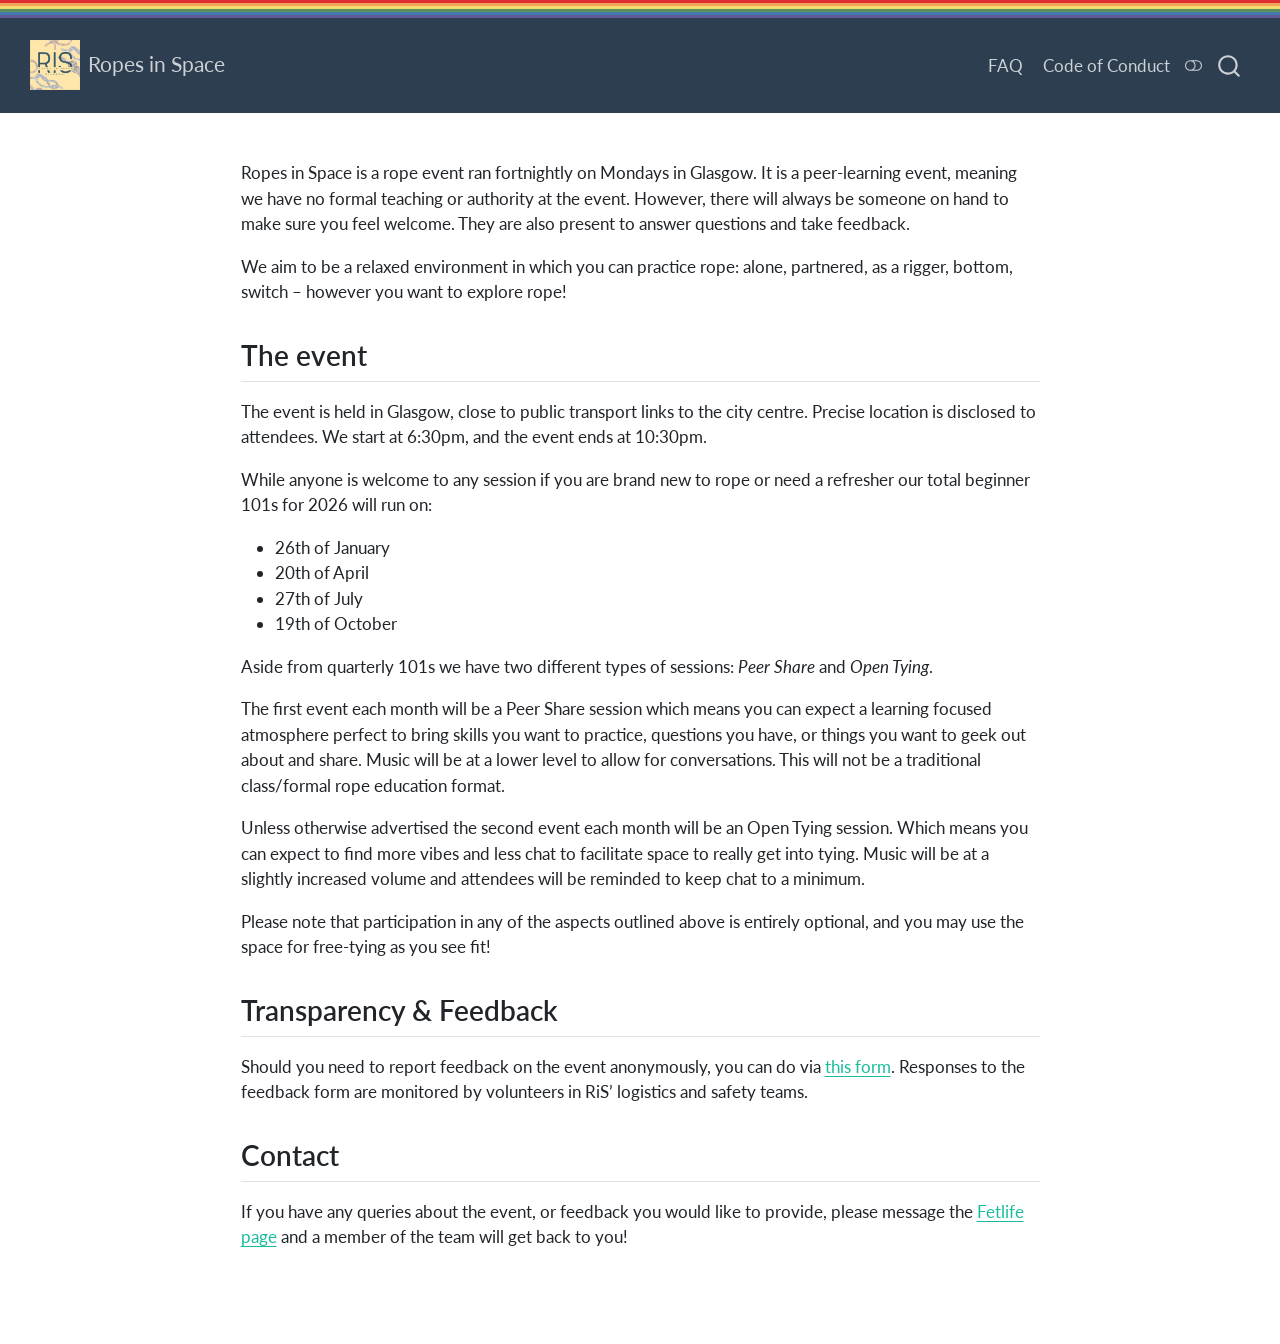
<file: docs/index.html>
<!DOCTYPE html>
<html xmlns="http://www.w3.org/1999/xhtml" lang="en" xml:lang="en"><head>

<meta charset="utf-8">
<meta name="generator" content="quarto-1.11.9">

<meta name="viewport" content="width=device-width, initial-scale=1.0, user-scalable=yes">


<title>Ropes in Space</title>
<style>
/* Default styles provided by pandoc.
** See https://pandoc.org/MANUAL.html#variables-for-html for config info.
*/
span.smallcaps{font-variant: small-caps;}
div.columns{display: flex; gap: 1.5em;}
div.column{flex: auto;}
@media screen {
div.columns{gap: min(4vw, 1.5em);}
div.column{overflow-x: auto;}
}
div.hanging-indent{margin-left: 1.5em; text-indent: -1.5em;}
ul.task-list{list-style: none;}
ul.task-list li input[type="checkbox"] {
  width: 0.8em;
  margin: 0 0.8em 0.2em -1em; /* quarto-specific, see https://github.com/quarto-dev/quarto-cli/issues/4556 */ 
  vertical-align: middle;
}
</style>


<script src="site_libs/quarto-nav/quarto-nav.js"></script>
<script src="site_libs/quarto-nav/headroom.min.js"></script>
<script src="site_libs/clipboard/clipboard.min.js"></script>
<script src="site_libs/quarto-search/autocomplete.umd.js"></script>
<script src="site_libs/quarto-search/fuse.min.js"></script>
<script src="site_libs/quarto-search/quarto-search.js"></script>
<meta name="quarto:offset" content="./">
<link href=".//images/favicon.ico" rel="icon">
<script src="site_libs/quarto-html/quarto.js" type="module"></script>
<script src="site_libs/quarto-html/tabsets/tabsets.js" type="module"></script>
<script src="site_libs/quarto-html/scrollable-regions/scrollable-regions.js" type="module"></script>
<script src="site_libs/quarto-html/popper.min.js"></script>
<script src="site_libs/quarto-html/tippy.umd.min.js"></script>
<script src="site_libs/quarto-html/anchor.min.js"></script>
<link href="site_libs/quarto-html/tippy.css" rel="stylesheet">
<link href="site_libs/quarto-html/quarto-syntax-highlighting-63b5708e65d6cd79cd7618c58d0c21e7.css" rel="stylesheet" class="quarto-color-scheme" id="quarto-text-highlighting-styles">
<link href="site_libs/quarto-html/quarto-syntax-highlighting-dark-447e42e69aaa9833c0ba1b986f430b20.css" rel="stylesheet" class="quarto-color-scheme quarto-color-alternate" id="quarto-text-highlighting-styles">
<link href="site_libs/quarto-html/quarto-syntax-highlighting-63b5708e65d6cd79cd7618c58d0c21e7.css" rel="stylesheet" class="quarto-color-scheme-extra" id="quarto-text-highlighting-styles">
<script src="site_libs/bootstrap/bootstrap.min.js"></script>
<link href="site_libs/bootstrap/bootstrap-icons.css" rel="stylesheet">
<link href="site_libs/bootstrap/bootstrap-cc5e3c4564e6a35ead1008eca639be7c.min.css" rel="stylesheet" append-hash="true" class="quarto-color-scheme" id="quarto-bootstrap" data-mode="light">
<link href="site_libs/bootstrap/bootstrap-dark-f48fb05cf36c7d3a21b32e8ede64a95a.min.css" rel="stylesheet" append-hash="true" class="quarto-color-scheme quarto-color-alternate" id="quarto-bootstrap" data-mode="dark">
<link href="site_libs/bootstrap/bootstrap-cc5e3c4564e6a35ead1008eca639be7c.min.css" rel="stylesheet" append-hash="true" class="quarto-color-scheme-extra" id="quarto-bootstrap" data-mode="light">
<script id="quarto-search-options" type="application/json">{
  "location": "navbar",
  "copy-button": false,
  "collapse-after": 3,
  "panel-placement": "end",
  "type": "overlay",
  "limit": 50,
  "keyboard-shortcut": [
    "f",
    "/",
    "s"
  ],
  "show-item-context": false,
  "language": {
    "search-no-results-text": "No results",
    "search-matching-documents-text": "matching documents",
    "search-copy-link-title": "Copy link to search",
    "search-hide-matches-text": "Hide additional matches",
    "search-more-match-text": "more match in this document",
    "search-more-matches-text": "more matches in this document",
    "search-clear-button-title": "Clear",
    "search-text-placeholder": "",
    "search-detached-cancel-button-title": "Cancel",
    "search-submit-button-title": "Submit",
    "search-label": "Search"
  }
}</script>


<link rel="stylesheet" href="styles.css">
</head>

<body class="nav-fixed fullcontent quarto-light"><a id="quarto-skip-link" class="visually-hidden-focusable" href="#quarto-document-content">Skip to main content</a><script id="quarto-html-before-body" type="application/javascript">
    const toggleBodyColorMode = (bsSheetEl) => {
      const mode = bsSheetEl.getAttribute("data-mode");
      const bodyEl = window.document.querySelector("body");
      if (mode === "dark") {
        bodyEl.classList.add("quarto-dark");
        bodyEl.classList.remove("quarto-light");
      } else {
        bodyEl.classList.add("quarto-light");
        bodyEl.classList.remove("quarto-dark");
      }
    }
    const toggleBodyColorPrimary = () => {
      const bsSheetEl = window.document.querySelector("link#quarto-bootstrap:not([rel=disabled-stylesheet])");
      if (bsSheetEl) {
        toggleBodyColorMode(bsSheetEl);
      }
    }
    const setColorSchemeToggle = (alternate) => {
      const toggles = window.document.querySelectorAll('.quarto-color-scheme-toggle');
      for (let i=0; i < toggles.length; i++) {
        const toggle = toggles[i];
        if (toggle) {
          toggle.setAttribute("aria-checked", alternate ? "true" : "false");
          if (alternate) {
            toggle.classList.add("alternate");
          } else {
            toggle.classList.remove("alternate");
          }
        }
      }
    };
    const toggleColorMode = (alternate) => {
      // Switch the stylesheets
      const primaryStylesheets = window.document.querySelectorAll('link.quarto-color-scheme:not(.quarto-color-alternate)');
      const alternateStylesheets = window.document.querySelectorAll('link.quarto-color-scheme.quarto-color-alternate');
      manageTransitions('#quarto-margin-sidebar .nav-link', false);
      if (alternate) {
        // note: dark is layered on light, we don't disable primary!
        enableStylesheet(alternateStylesheets);
        for (const sheetNode of alternateStylesheets) {
          if (sheetNode.id === "quarto-bootstrap") {
            toggleBodyColorMode(sheetNode);
          }
        }
      } else {
        disableStylesheet(alternateStylesheets);
        enableStylesheet(primaryStylesheets)
        toggleBodyColorPrimary();
      }
      manageTransitions('#quarto-margin-sidebar .nav-link', true);
      // Switch the toggles
      setColorSchemeToggle(alternate)
    }
    // Hack to workaround the fact that safari doesn't
    // properly recolor the scrollbar when toggling (#1455).
    // Not run on load: stylesheets are set before first paint there, and
    // scrolling would undo the scroll to a URL fragment (#14973).
    // The one pixel nudge keeps the reader where they were.
    const refreshSafariScrollbar = () => {
      if (navigator.userAgent.indexOf('Safari') > 0 && navigator.userAgent.indexOf('Chrome') == -1) {
        manageTransitions("body", false);
        const scrollY = window.scrollY;
        window.scrollTo(0, scrollY > 0 ? scrollY - 1 : 1);
        setTimeout(() => {
          window.scrollTo(0, scrollY);
          manageTransitions("body", true);
        }, 40);
      }
    }
    const disableStylesheet = (stylesheets) => {
      for (let i=0; i < stylesheets.length; i++) {
        const stylesheet = stylesheets[i];
        stylesheet.rel = 'disabled-stylesheet';
      }
    }
    const enableStylesheet = (stylesheets) => {
      for (let i=0; i < stylesheets.length; i++) {
        const stylesheet = stylesheets[i];
        if(stylesheet.rel !== 'stylesheet') { // for Chrome, which will still FOUC without this check
          stylesheet.rel = 'stylesheet';
        }
      }
    }
    const manageTransitions = (selector, allowTransitions) => {
      const els = window.document.querySelectorAll(selector);
      for (let i=0; i < els.length; i++) {
        const el = els[i];
        if (allowTransitions) {
          el.classList.remove('notransition');
        } else {
          el.classList.add('notransition');
        }
      }
    }
    const isFileUrl = () => {
      return window.location.protocol === 'file:';
    }
    const hasAlternateSentinel = () => {
      let styleSentinel = getColorSchemeSentinel();
      if (styleSentinel !== null) {
        return styleSentinel === "alternate";
      } else {
        return false;
      }
    }
    const setStyleSentinel = (alternate) => {
      const value = alternate ? "alternate" : "default";
      if (!isFileUrl()) {
        window.localStorage.setItem("quarto-color-scheme", value);
      } else {
        localAlternateSentinel = value;
      }
    }
    const getColorSchemeSentinel = () => {
      if (!isFileUrl()) {
        const storageValue = window.localStorage.getItem("quarto-color-scheme");
        return storageValue != null ? storageValue : localAlternateSentinel;
      } else {
        return localAlternateSentinel;
      }
    }
    const toggleGiscusIfUsed = (isAlternate, darkModeDefault) => {
      const baseTheme = document.querySelector('#giscus-base-theme')?.value ?? 'light';
      const alternateTheme = document.querySelector('#giscus-alt-theme')?.value ?? 'dark';
      let newTheme = '';
      if(authorPrefersDark) {
        newTheme = isAlternate ? baseTheme : alternateTheme;
      } else {
        newTheme = isAlternate ? alternateTheme : baseTheme;
      }
      const changeGiscusTheme = () => {
        // From: https://github.com/giscus/giscus/issues/336
        const sendMessage = (message) => {
          const iframe = document.querySelector('iframe.giscus-frame');
          if (!iframe) return;
          iframe.contentWindow.postMessage({ giscus: message }, 'https://giscus.app');
        }
        sendMessage({
          setConfig: {
            theme: newTheme
          }
        });
      }
      const isGiscussLoaded = window.document.querySelector('iframe.giscus-frame') !== null;
      if (isGiscussLoaded) {
        changeGiscusTheme();
      }
    };
    const authorPrefersDark = false;
    const darkModeDefault = authorPrefersDark;
      document.querySelector('link#quarto-text-highlighting-styles.quarto-color-scheme-extra').rel = 'disabled-stylesheet';
      document.querySelector('link#quarto-bootstrap.quarto-color-scheme-extra').rel = 'disabled-stylesheet';
    let localAlternateSentinel = darkModeDefault ? 'alternate' : 'default';
    // Dark / light mode switch
    window.quartoToggleColorScheme = () => {
      // Read the current dark / light value
      let toAlternate = !hasAlternateSentinel();
      toggleColorMode(toAlternate);
      refreshSafariScrollbar();
      setStyleSentinel(toAlternate);
      toggleGiscusIfUsed(toAlternate, darkModeDefault);
      window.dispatchEvent(new Event('resize'));
    };
    // Switch to dark mode if need be
    if (hasAlternateSentinel()) {
      toggleColorMode(true);
    } else {
      toggleColorMode(false);
    }
  </script>

<div id="quarto-search-results"></div>
  <header id="quarto-header" class="headroom fixed-top">
    <nav class="navbar navbar-expand-lg " data-bs-theme="dark" aria-label="Site">
      <div class="navbar-container container-fluid">
      <div class="navbar-brand-container mx-auto">
    <a href="./index.html" class="navbar-brand navbar-brand-logo">
    <img src="./images/logo.png" alt="" class="navbar-logo light-content">
    <img src="./images/logo.png" alt="" class="navbar-logo dark-content">
    </a>
    <a class="navbar-brand" href="./index.html">
    <span class="navbar-title">Ropes in Space</span>
    </a>
  </div>
          <button class="navbar-toggler" type="button" data-bs-toggle="collapse" data-bs-target="#navbarCollapse" aria-controls="navbarCollapse" aria-expanded="false" aria-label="Toggle navigation" onclick="if (window.quartoToggleHeadroom) { window.quartoToggleHeadroom(); }">
  <span class="navbar-toggler-icon"></span>
</button>
          <div class="collapse navbar-collapse" id="navbarCollapse">
            <ul class="navbar-nav navbar-nav-scroll ms-auto">
  <li class="nav-item">
    <a class="nav-link" href="./faq.html"> 
<span class="menu-text">FAQ</span></a>
  </li>  
  <li class="nav-item">
    <a class="nav-link" href="./codeofconduct.html"> 
<span class="menu-text">Code of Conduct</span></a>
  </li>  
</ul>
          </div> <!-- /navcollapse -->
            <div class="quarto-navbar-tools">
  <button type="button" role="switch" aria-checked="false" class="quarto-color-scheme-toggle quarto-navigation-tool  px-1" onclick="window.quartoToggleColorScheme(); return false;" title="Toggle dark mode" aria-label="Toggle dark mode"><i class="bi"></i></button>
</div>
            <div id="quarto-search" class="" title="Search"></div>
      </div> <!-- /container-fluid -->
    </nav>
</header>
<!-- content -->
<div id="quarto-content" class="quarto-container page-columns page-rows-contents page-layout-article page-navbar">
<!-- sidebar -->
<!-- margin-sidebar -->
    
<!-- main -->
<main class="content" id="quarto-document-content" tabindex="-1"><header id="title-block-header" class="quarto-title-block"></header>





<p>Ropes in Space is a rope event ran fortnightly on Mondays in Glasgow. It is a peer-learning event, meaning we have no formal teaching or authority at the event. However, there will always be someone on hand to make sure you feel welcome. They are also present to answer questions and take feedback.</p>
<p>We aim to be a relaxed environment in which you can practice rope: alone, partnered, as a rigger, bottom, switch – however you want to explore rope!</p>
<section id="the-event" class="level2">
<h2 class="anchored" data-anchor-id="the-event">The event</h2>
<p>The event is held in Glasgow, close to public transport links to the city centre. Precise location is disclosed to attendees. We start at 6:30pm, and the event ends at 10:30pm.</p>
<p>While anyone is welcome to any session if you are brand new to rope or need a refresher our total beginner 101s for 2026 will run on:</p>
<ul>
<li>26th of January</li>
<li>20th of April</li>
<li>27th of July</li>
<li>19th of October</li>
</ul>
<p>Aside from quarterly 101s we have two different types of sessions: <em>Peer Share</em> and <em>Open Tying</em>.</p>
<p>The first event each month will be a Peer Share session which means you can expect a learning focused atmosphere perfect to bring skills you want to practice, questions you have, or things you want to geek out about and share. Music will be at a lower level to allow for conversations. This will not be a traditional class/formal rope education format.</p>
<p>Unless otherwise advertised the second event each month will be an Open Tying session. Which means you can expect to find more vibes and less chat to facilitate space to really get into tying. Music will be at a slightly increased volume and attendees will be reminded to keep chat to a minimum.</p>
<p>Please note that participation in any of the aspects outlined above is entirely optional, and you may use the space for free-tying as you see fit!</p>
</section>
<section id="transparency-feedback" class="level2">
<h2 class="anchored" data-anchor-id="transparency-feedback">Transparency &amp; Feedback</h2>
<p>Should you need to report feedback on the event anonymously, you can do via <a href="https://cryptpad.fr/form/#/2/form/view/2Kucmewitfv0oagyICsxCB-IBkiVIi0zs49H5VQJM1k/">this form</a>. Responses to the feedback form are monitored by volunteers in RiS’ logistics and safety teams.</p>
</section>
<section id="contact" class="level2">
<h2 class="anchored" data-anchor-id="contact">Contact</h2>
<p>If you have any queries about the event, or feedback you would like to provide, please message the <a href="https://fetlife.com/RopesinSpace">Fetlife page</a> and a member of the team will get back to you!</p>


</section>

</main> <!-- /main -->
<script id="quarto-html-after-body" type="application/javascript">
  window.document.addEventListener("DOMContentLoaded", function (event) {
    // Ensure there is a toggle, if there isn't float one in the top right
    if (window.document.querySelector('.quarto-color-scheme-toggle') === null) {
      const toggle = window.document.createElement('button');
      toggle.type = "button";
      toggle.setAttribute("role", "switch");
      toggle.setAttribute("aria-checked", "false");
      toggle.classList.add('top-right');
      toggle.classList.add('quarto-color-scheme-toggle');
      toggle.setAttribute("aria-label", "Toggle dark mode");
      toggle.onclick = function() { try { window.quartoToggleColorScheme(); } catch {} return false; };
      const i = window.document.createElement("i");
      i.classList.add('bi');
      toggle.appendChild(i);
      // Put the toggle in a landmark of its own, so that landmark navigation
      // can reach it.
      //
      // The container is always a fresh direct child of body, and the toggle is
      // never moved into page furniture that the theme or the author controls.
      // The toggle is positioned against the page, so any ancestor that
      // establishes a containing block captures it: a positioned element or a
      // grid for position: absolute, and transform, filter, will-change or
      // contain for position: fixed. A direct child of body has none of these
      // to inherit, and the shift when one appears is silent and visual.
      //
      // ARIA says a document should have at most one banner, and axe reports a
      // duplicate whether or not the banners carry distinct labels. So use a
      // header when the page has no banner yet, and a named region otherwise.
      //
      // A header is a banner wherever it sits, unless it is inside sectioning
      // content, so this cannot just look at the children of body: a custom
      // page layout wraps the title block header in a plain div. An explicit
      // role="banner" always counts.
      const sectioning = 'article, aside, main, nav, section, [role="article"], [role="complementary"], [role="main"], [role="navigation"], [role="region"]';
      const hasBanner = Array.from(
        window.document.querySelectorAll('header:not([role]), [role="banner"]')
      ).some(function(el) {
        return el.hasAttribute("role") || el.closest(sectioning) === null;
      });
      const container = window.document.createElement(hasBanner ? "div" : "header");
      if (hasBanner) {
        container.setAttribute("role", "region");
        container.setAttribute("aria-label", "Toggle dark mode");
      }
      container.classList.add('quarto-color-scheme-toggle-container');
      container.appendChild(toggle);
      window.document.body.appendChild(container);
    }
    setColorSchemeToggle(hasAlternateSentinel())
    const icon = "";
    const anchorJS = new window.AnchorJS();
    anchorJS.options = {
      placement: 'right',
      icon: icon
    };
    anchorJS.add('.anchored');
    const isCodeAnnotation = (el) => {
      for (const clz of el.classList) {
        if (clz.startsWith('code-annotation-')) {                     
          return true;
        }
      }
      return false;
    }
    const onCopySuccess = function(e) {
      // button target
      const button = e.trigger;
      // don't keep focus
      button.blur();
      // flash "checked"
      button.classList.add('code-copy-button-checked');
      var currentTitle = button.getAttribute("title");
      button.setAttribute("title", "Copied!");
      let tooltip;
      if (window.bootstrap) {
        button.setAttribute("data-bs-toggle", "tooltip");
        button.setAttribute("data-bs-placement", "left");
        button.setAttribute("data-bs-title", "Copied!");
        tooltip = new bootstrap.Tooltip(button, 
          { trigger: "manual", 
            customClass: "code-copy-button-tooltip",
            offset: [0, -8]});
        tooltip.show();    
      }
      setTimeout(function() {
        if (tooltip) {
          tooltip.hide();
          button.removeAttribute("data-bs-title");
          button.removeAttribute("data-bs-toggle");
          button.removeAttribute("data-bs-placement");
        }
        button.setAttribute("title", currentTitle);
        button.classList.remove('code-copy-button-checked');
      }, 1000);
      // clear code selection
      e.clearSelection();
    }
    const getTextToCopy = function(trigger) {
      const outerScaffold = trigger.parentElement.cloneNode(true);
      const codeEl = outerScaffold.querySelector('code');
      for (const childEl of codeEl.children) {
        if (isCodeAnnotation(childEl)) {
          childEl.remove();
        }
      }
      return codeEl.innerText;
    }
    const clipboard = new window.ClipboardJS('.code-copy-button:not([data-in-quarto-modal])', {
      text: getTextToCopy
    });
    clipboard.on('success', onCopySuccess);
    if (window.document.getElementById('quarto-embedded-source-code-modal')) {
      const clipboardModal = new window.ClipboardJS('.code-copy-button[data-in-quarto-modal]', {
        text: getTextToCopy,
        container: window.document.getElementById('quarto-embedded-source-code-modal')
      });
      clipboardModal.on('success', onCopySuccess);
    }
      var localhostRegex = new RegExp(/^(?:http|https):\/\/localhost\:?[0-9]*\//);
      var mailtoRegex = new RegExp(/^mailto:/);
        var filterRegex = new RegExp("https:\/\/ropesinspace\.github\.io");
      var isInternal = (href) => {
          return filterRegex.test(href) || localhostRegex.test(href) || mailtoRegex.test(href);
      }
      // Inspect non-navigation links and adorn them if external
      window.quartoDecorateExternalLinks = function (root) {
     var links = (root || window.document).querySelectorAll('a[href]:not(.nav-link):not(.navbar-brand):not(.toc-action):not(.sidebar-link):not(.sidebar-item-toggle):not(.pagination-link):not(.no-external):not([aria-hidden]):not(.dropdown-item):not(.quarto-navigation-tool):not(.about-link)');
      for (var i=0; i<links.length; i++) {
        const link = links[i];
        if (!isInternal(link.href)) {
          // undo the damage that might have been done by quarto-nav.js in the case of
          // links that we want to consider external
          if (link.dataset.originalHref !== undefined) {
            link.href = link.dataset.originalHref;
          }
          if (!link.classList.contains('no-external-icon')) {
          }
        }
      }
      };
      window.quartoDecorateExternalLinks(window.document);
    // Esc closes the popup (WCAG 1.4.13) and focus leaving both trigger and
    // popup closes it (WCAG 2.4.11); tippy handles neither for interactive popups.
    const hideOnEscAndFocusOut = {
      name: 'hideOnEscAndFocusOut',
      defaultValue: true,
      fn(instance) {
        const dismiss = () => {
          // A show scheduled by the trigger delay would otherwise reopen it
          instance.clearDelayTimeouts();
          instance.hide();
        };
        const onKeyDown = (event) => {
          if (event.key !== 'Escape') {
            return;
          }
          // Keep Esc from also reaching page handlers (e.g. reveal.js overview),
          // except an open reveal.js slide menu, which Esc should close too.
          // The menu handles keys only when its keyboard option is on.
          const menuHandlesEsc = window.Reveal?.getPlugin?.('menu')?.isOpen() &&
            window.Reveal.getConfig().menu?.keyboard !== false;
          if (!menuHandlesEsc) {
            event.stopPropagation();
          }
          if (instance.popper.contains(window.document.activeElement)) {
            // Disabled while refocusing so the focus trigger does not reopen it
            instance.disable();
            instance.reference.focus();
            instance.enable();
          }
          dismiss();
        };
        const onFocusOut = (event) => {
          const target = event.relatedTarget;
          if (target && !instance.reference.contains(target) &&
              !instance.popper.contains(target)) {
            dismiss();
          }
        };
        // On the trigger too: a click trigger (code-annotations: select) has no
        // blur handling. Attached for the instance's lifetime so leaving the
        // trigger also cancels a show still pending on the trigger delay.
        instance.reference.addEventListener('focusout', onFocusOut);
        return {
          onShow() {
            window.document.addEventListener('keydown', onKeyDown, true);
            instance.popper.addEventListener('focusout', onFocusOut);
          },
          onHide() {
            window.document.removeEventListener('keydown', onKeyDown, true);
            instance.popper.removeEventListener('focusout', onFocusOut);
          },
          onDestroy() {
            instance.reference.removeEventListener('focusout', onFocusOut);
          },
        };
      },
    };
    function tippyHover(el, contentFn, onTriggerFn, onUntriggerFn) {
      const config = {
        allowHTML: true,
        maxWidth: 500,
        delay: 100,
        arrow: false,
        appendTo: function(el) {
            return el.parentElement;
        },
        interactive: true,
        interactiveBorder: 10,
        theme: 'quarto',
        placement: 'bottom-start',
        plugins: [hideOnEscAndFocusOut],
      };
      if (contentFn) {
        config.content = contentFn;
      }
      if (onTriggerFn) {
        config.onTrigger = onTriggerFn;
      }
      if (onUntriggerFn) {
        config.onUntrigger = onUntriggerFn;
      }
      window.tippy(el, config); 
    }
    const noterefs = window.document.querySelectorAll('a[role="doc-noteref"]');
    for (var i=0; i<noterefs.length; i++) {
      const ref = noterefs[i];
      tippyHover(ref, function() {
        // use id or data attribute instead here
        let href = ref.getAttribute('data-footnote-href') || ref.getAttribute('href');
        try { href = new URL(href).hash; } catch {}
        const id = href.replace(/^#\/?/, "");
        const note = window.document.getElementById(id);
        if (note) {
          return note.innerHTML;
        } else {
          return "";
        }
      });
    }
    const xrefs = window.document.querySelectorAll('a.quarto-xref');
    const processXRef = (id, note) => {
      // Strip column container classes
      const stripColumnClz = (el) => {
        el.classList.remove("page-full", "page-columns");
        if (el.children) {
          for (const child of el.children) {
            stripColumnClz(child);
          }
        }
      }
      stripColumnClz(note)
      if (id === null || id.startsWith('sec-')) {
        // Special case sections, only their first couple elements
        const container = document.createElement("div");
        if (note.children && note.children.length > 2) {
          container.appendChild(note.children[0].cloneNode(true));
          for (let i = 1; i < note.children.length; i++) {
            const child = note.children[i];
            if (child.tagName === "P" && child.innerText === "") {
              continue;
            } else {
              container.appendChild(child.cloneNode(true));
              break;
            }
          }
          if (window.Quarto?.typesetMath) {
            window.Quarto.typesetMath(container);
          }
          return container.innerHTML
        } else {
          if (window.Quarto?.typesetMath) {
            window.Quarto.typesetMath(note);
          }
          return note.innerHTML;
        }
      } else {
        // Remove any anchor links if they are present
        const anchorLink = note.querySelector('a.anchorjs-link');
        if (anchorLink) {
          anchorLink.remove();
        }
        if (window.Quarto?.typesetMath) {
          window.Quarto.typesetMath(note);
        }
        if (note.classList.contains("callout")) {
          return note.outerHTML;
        } else {
          return note.innerHTML;
        }
      }
    }
    for (var i=0; i<xrefs.length; i++) {
      const xref = xrefs[i];
      tippyHover(xref, undefined, function(instance) {
        instance.disable();
        let url = xref.getAttribute('href');
        let hash = undefined; 
        if (url.startsWith('#')) {
          hash = url;
        } else {
          try { hash = new URL(url).hash; } catch {}
        }
        if (hash) {
          const id = hash.replace(/^#\/?/, "");
          const note = window.document.getElementById(id);
          if (note !== null) {
            try {
              const html = processXRef(id, note.cloneNode(true));
              instance.setContent(html);
            } finally {
              instance.enable();
              instance.show();
            }
          } else {
            // See if we can fetch this
            fetch(url.split('#')[0])
            .then(res => res.text())
            .then(html => {
              const parser = new DOMParser();
              const htmlDoc = parser.parseFromString(html, "text/html");
              const note = htmlDoc.getElementById(id);
              if (note !== null) {
                const html = processXRef(id, note);
                instance.setContent(html);
              } 
            }).finally(() => {
              instance.enable();
              instance.show();
            });
          }
        } else {
          // See if we can fetch a full url (with no hash to target)
          // This is a special case and we should probably do some content thinning / targeting
          fetch(url)
          .then(res => res.text())
          .then(html => {
            const parser = new DOMParser();
            const htmlDoc = parser.parseFromString(html, "text/html");
            const note = htmlDoc.querySelector('main.content');
            if (note !== null) {
              // This should only happen for chapter cross references
              // (since there is no id in the URL)
              // remove the first header
              if (note.children.length > 0 && note.children[0].tagName === "HEADER") {
                note.children[0].remove();
              }
              const html = processXRef(null, note);
              instance.setContent(html);
            } 
          }).finally(() => {
            instance.enable();
            instance.show();
          });
        }
      }, function(instance) {
      });
    }
        let selectedAnnoteEl;
        const selectorForAnnotation = ( cell, annotation) => {
          let cellAttr = 'data-code-cell="' + cell + '"';
          let lineAttr = 'data-code-annotation="' +  annotation + '"';
          const selector = 'span[' + cellAttr + '][' + lineAttr + ']';
          return selector;
        }
        const selectCodeLines = (annoteEl) => {
          const doc = window.document;
          const targetCell = annoteEl.getAttribute("data-target-cell");
          const targetAnnotation = annoteEl.getAttribute("data-target-annotation");
          const annoteSpan = window.document.querySelector(selectorForAnnotation(targetCell, targetAnnotation));
          const lines = annoteSpan.getAttribute("data-code-lines").split(",");
          const lineIds = lines.map((line) => {
            return targetCell + "-" + line;
          })
          // Each band is positioned against its own containing block, which is
          // not the offsetParent of the lines, so place it from client rects.
          const placeBand = (band, firstEl, lastEl, codeBlock) => {
            const container = band.offsetParent;
            if (container === null) {
              return;
            }
            const containerRect = container.getBoundingClientRect();
            // Reveal.js scales slides with a transform, so convert client
            // pixels back to the CSS pixels of the container.
            const scale = containerRect.height / container.offsetHeight || 1;
            const firstRect = firstEl.getBoundingClientRect();
            const lastRect = lastEl.getBoundingClientRect();
            const top = (firstRect.top - containerRect.top) / scale - container.clientTop + container.scrollTop;
            const height = (lastRect.bottom - firstRect.top) / scale;
            band.style.top = top - 2 + "px";
            band.style.height = height + 4 + "px";
            if (codeBlock) {
              // Without the copy button wrapper, the containing block is wider
              // than the code block, so span the code block explicitly.
              const blockRect = codeBlock.getBoundingClientRect();
              band.style.left = (blockRect.left - containerRect.left) / scale - container.clientLeft + container.scrollLeft + "px";
              band.style.width = blockRect.width / scale + "px";
            }
          };
          if (lineIds.length > 0) {
            const el = window.document.getElementById(lineIds[0]);
            const lastEl = window.document.getElementById(lineIds[lineIds.length - 1]);
            const parent = el.parentElement.parentElement;
            // cook up a div (if necessary) and position it
            let div = window.document.getElementById("code-annotation-line-highlight");
            if (div === null) {
              div = window.document.createElement("div");
              div.setAttribute("id", "code-annotation-line-highlight");
              div.style.position = 'absolute';
              parent.appendChild(div);
            }
            placeBand(div, el, lastEl, parent.closest("div.sourceCode") || parent);
            let gutterDiv = window.document.getElementById("code-annotation-line-highlight-gutter");
            if (gutterDiv === null) {
              gutterDiv = window.document.createElement("div");
              gutterDiv.setAttribute("id", "code-annotation-line-highlight-gutter");
              gutterDiv.style.position = 'absolute';
              const codeCell = window.document.getElementById(targetCell);
              const gutter = codeCell.querySelector('.code-annotation-gutter');
              gutter.appendChild(gutterDiv);
            }
            placeBand(gutterDiv, el, lastEl);
            selectedAnnoteEl = annoteEl;
          }
        };
        const unselectCodeLines = () => {
          const elementsIds = ["code-annotation-line-highlight", "code-annotation-line-highlight-gutter"];
          elementsIds.forEach((elId) => {
            const div = window.document.getElementById(elId);
            if (div) {
              div.remove();
            }
          });
          selectedAnnoteEl = undefined;
        };
          // Handle positioning of the toggle
      window.addEventListener(
        "resize",
        throttle(() => {
          elRect = undefined;
          if (selectedAnnoteEl) {
            selectCodeLines(selectedAnnoteEl);
          }
        }, 10)
      );
      function throttle(fn, ms) {
      let throttle = false;
      let timer;
        return (...args) => {
          if(!throttle) { // first call gets through
              fn.apply(this, args);
              throttle = true;
          } else { // all the others get throttled
              if(timer) clearTimeout(timer); // cancel #2
              timer = setTimeout(() => {
                fn.apply(this, args);
                timer = throttle = false;
              }, ms);
          }
        };
      }
        // Attach click handler to the DT
        const annoteDls = window.document.querySelectorAll('dt[data-target-cell]');
        for (const annoteDlNode of annoteDls) {
          annoteDlNode.addEventListener('click', (event) => {
            const clickedEl = event.target;
            if (clickedEl !== selectedAnnoteEl) {
              unselectCodeLines();
              const activeEl = window.document.querySelector('dt[data-target-cell].code-annotation-active');
              if (activeEl) {
                activeEl.classList.remove('code-annotation-active');
              }
              selectCodeLines(clickedEl);
              clickedEl.classList.add('code-annotation-active');
            } else {
              // Unselect the line
              unselectCodeLines();
              clickedEl.classList.remove('code-annotation-active');
            }
          });
        }
    const findCites = (el) => {
      const parentEl = el.parentElement;
      if (parentEl) {
        const cites = parentEl.dataset.cites;
        if (cites) {
          return {
            el,
            cites: cites.split(' ')
          };
        } else {
          return findCites(el.parentElement)
        }
      } else {
        return undefined;
      }
    };
    var bibliorefs = window.document.querySelectorAll('a[role="doc-biblioref"]');
    for (var i=0; i<bibliorefs.length; i++) {
      const ref = bibliorefs[i];
      const citeInfo = findCites(ref);
      if (citeInfo) {
        tippyHover(citeInfo.el, function() {
          var popup = window.document.createElement('div');
          citeInfo.cites.forEach(function(cite) {
            var citeDiv = window.document.createElement('div');
            citeDiv.classList.add('hanging-indent');
            citeDiv.classList.add('csl-entry');
            var biblioDiv = window.document.getElementById('ref-' + cite);
            if (biblioDiv) {
              citeDiv.innerHTML = biblioDiv.innerHTML;
            }
            popup.appendChild(citeDiv);
          });
          return popup.innerHTML;
        });
      }
    }
  });
  </script>
  <script type="application/javascript">
  window.quartoScrollableRegionsLabels = {"code":"Scrollable code","output":"Scrollable output"};
  </script>
</div> <!-- /content -->




</body></html>
</file>
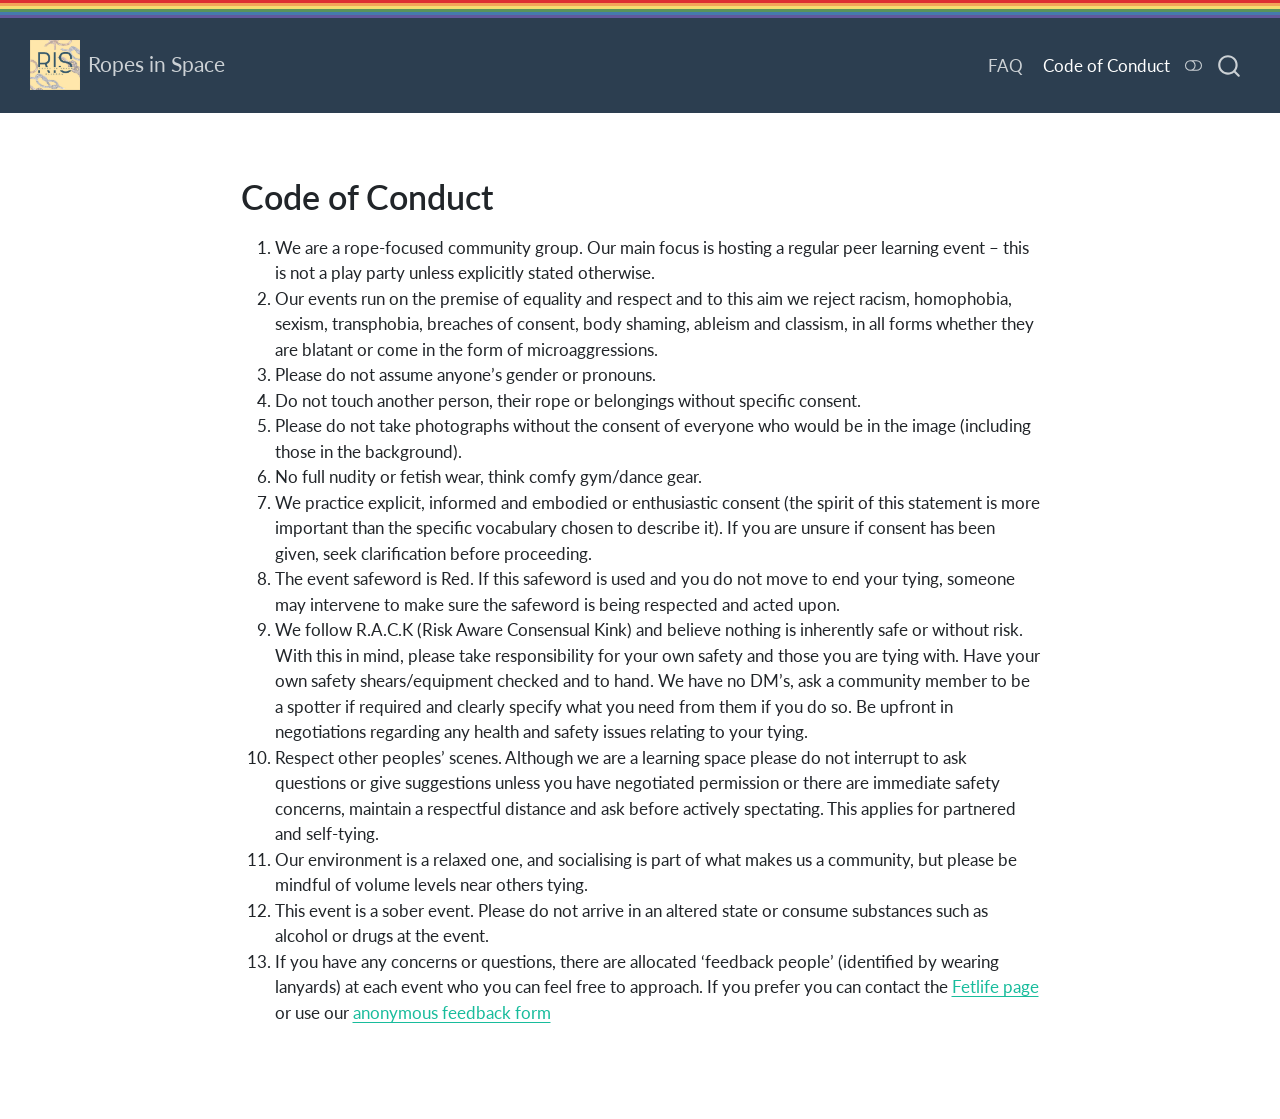
<file: docs/codeofconduct.html>
<!DOCTYPE html>
<html xmlns="http://www.w3.org/1999/xhtml" lang="en" xml:lang="en"><head>

<meta charset="utf-8">
<meta name="generator" content="quarto-1.11.9">

<meta name="viewport" content="width=device-width, initial-scale=1.0, user-scalable=yes">


<title>codeofconduct – Ropes in Space</title>
<style>
/* Default styles provided by pandoc.
** See https://pandoc.org/MANUAL.html#variables-for-html for config info.
*/
span.smallcaps{font-variant: small-caps;}
div.columns{display: flex; gap: 1.5em;}
div.column{flex: auto;}
@media screen {
div.columns{gap: min(4vw, 1.5em);}
div.column{overflow-x: auto;}
}
div.hanging-indent{margin-left: 1.5em; text-indent: -1.5em;}
ul.task-list{list-style: none;}
ul.task-list li input[type="checkbox"] {
  width: 0.8em;
  margin: 0 0.8em 0.2em -1em; /* quarto-specific, see https://github.com/quarto-dev/quarto-cli/issues/4556 */ 
  vertical-align: middle;
}
</style>


<script src="site_libs/quarto-nav/quarto-nav.js"></script>
<script src="site_libs/quarto-nav/headroom.min.js"></script>
<script src="site_libs/clipboard/clipboard.min.js"></script>
<script src="site_libs/quarto-search/autocomplete.umd.js"></script>
<script src="site_libs/quarto-search/fuse.min.js"></script>
<script src="site_libs/quarto-search/quarto-search.js"></script>
<meta name="quarto:offset" content="./">
<link href=".//images/favicon.ico" rel="icon">
<script src="site_libs/quarto-html/quarto.js" type="module"></script>
<script src="site_libs/quarto-html/tabsets/tabsets.js" type="module"></script>
<script src="site_libs/quarto-html/scrollable-regions/scrollable-regions.js" type="module"></script>
<script src="site_libs/quarto-html/popper.min.js"></script>
<script src="site_libs/quarto-html/tippy.umd.min.js"></script>
<script src="site_libs/quarto-html/anchor.min.js"></script>
<link href="site_libs/quarto-html/tippy.css" rel="stylesheet">
<link href="site_libs/quarto-html/quarto-syntax-highlighting-63b5708e65d6cd79cd7618c58d0c21e7.css" rel="stylesheet" class="quarto-color-scheme" id="quarto-text-highlighting-styles">
<link href="site_libs/quarto-html/quarto-syntax-highlighting-dark-447e42e69aaa9833c0ba1b986f430b20.css" rel="stylesheet" class="quarto-color-scheme quarto-color-alternate" id="quarto-text-highlighting-styles">
<link href="site_libs/quarto-html/quarto-syntax-highlighting-63b5708e65d6cd79cd7618c58d0c21e7.css" rel="stylesheet" class="quarto-color-scheme-extra" id="quarto-text-highlighting-styles">
<script src="site_libs/bootstrap/bootstrap.min.js"></script>
<link href="site_libs/bootstrap/bootstrap-icons.css" rel="stylesheet">
<link href="site_libs/bootstrap/bootstrap-cc5e3c4564e6a35ead1008eca639be7c.min.css" rel="stylesheet" append-hash="true" class="quarto-color-scheme" id="quarto-bootstrap" data-mode="light">
<link href="site_libs/bootstrap/bootstrap-dark-f48fb05cf36c7d3a21b32e8ede64a95a.min.css" rel="stylesheet" append-hash="true" class="quarto-color-scheme quarto-color-alternate" id="quarto-bootstrap" data-mode="dark">
<link href="site_libs/bootstrap/bootstrap-cc5e3c4564e6a35ead1008eca639be7c.min.css" rel="stylesheet" append-hash="true" class="quarto-color-scheme-extra" id="quarto-bootstrap" data-mode="light">
<script id="quarto-search-options" type="application/json">{
  "location": "navbar",
  "copy-button": false,
  "collapse-after": 3,
  "panel-placement": "end",
  "type": "overlay",
  "limit": 50,
  "keyboard-shortcut": [
    "f",
    "/",
    "s"
  ],
  "show-item-context": false,
  "language": {
    "search-no-results-text": "No results",
    "search-matching-documents-text": "matching documents",
    "search-copy-link-title": "Copy link to search",
    "search-hide-matches-text": "Hide additional matches",
    "search-more-match-text": "more match in this document",
    "search-more-matches-text": "more matches in this document",
    "search-clear-button-title": "Clear",
    "search-text-placeholder": "",
    "search-detached-cancel-button-title": "Cancel",
    "search-submit-button-title": "Submit",
    "search-label": "Search"
  }
}</script>


<link rel="stylesheet" href="styles.css">
</head>

<body class="nav-fixed fullcontent quarto-light"><a id="quarto-skip-link" class="visually-hidden-focusable" href="#quarto-document-content">Skip to main content</a><script id="quarto-html-before-body" type="application/javascript">
    const toggleBodyColorMode = (bsSheetEl) => {
      const mode = bsSheetEl.getAttribute("data-mode");
      const bodyEl = window.document.querySelector("body");
      if (mode === "dark") {
        bodyEl.classList.add("quarto-dark");
        bodyEl.classList.remove("quarto-light");
      } else {
        bodyEl.classList.add("quarto-light");
        bodyEl.classList.remove("quarto-dark");
      }
    }
    const toggleBodyColorPrimary = () => {
      const bsSheetEl = window.document.querySelector("link#quarto-bootstrap:not([rel=disabled-stylesheet])");
      if (bsSheetEl) {
        toggleBodyColorMode(bsSheetEl);
      }
    }
    const setColorSchemeToggle = (alternate) => {
      const toggles = window.document.querySelectorAll('.quarto-color-scheme-toggle');
      for (let i=0; i < toggles.length; i++) {
        const toggle = toggles[i];
        if (toggle) {
          toggle.setAttribute("aria-checked", alternate ? "true" : "false");
          if (alternate) {
            toggle.classList.add("alternate");
          } else {
            toggle.classList.remove("alternate");
          }
        }
      }
    };
    const toggleColorMode = (alternate) => {
      // Switch the stylesheets
      const primaryStylesheets = window.document.querySelectorAll('link.quarto-color-scheme:not(.quarto-color-alternate)');
      const alternateStylesheets = window.document.querySelectorAll('link.quarto-color-scheme.quarto-color-alternate');
      manageTransitions('#quarto-margin-sidebar .nav-link', false);
      if (alternate) {
        // note: dark is layered on light, we don't disable primary!
        enableStylesheet(alternateStylesheets);
        for (const sheetNode of alternateStylesheets) {
          if (sheetNode.id === "quarto-bootstrap") {
            toggleBodyColorMode(sheetNode);
          }
        }
      } else {
        disableStylesheet(alternateStylesheets);
        enableStylesheet(primaryStylesheets)
        toggleBodyColorPrimary();
      }
      manageTransitions('#quarto-margin-sidebar .nav-link', true);
      // Switch the toggles
      setColorSchemeToggle(alternate)
    }
    // Hack to workaround the fact that safari doesn't
    // properly recolor the scrollbar when toggling (#1455).
    // Not run on load: stylesheets are set before first paint there, and
    // scrolling would undo the scroll to a URL fragment (#14973).
    // The one pixel nudge keeps the reader where they were.
    const refreshSafariScrollbar = () => {
      if (navigator.userAgent.indexOf('Safari') > 0 && navigator.userAgent.indexOf('Chrome') == -1) {
        manageTransitions("body", false);
        const scrollY = window.scrollY;
        window.scrollTo(0, scrollY > 0 ? scrollY - 1 : 1);
        setTimeout(() => {
          window.scrollTo(0, scrollY);
          manageTransitions("body", true);
        }, 40);
      }
    }
    const disableStylesheet = (stylesheets) => {
      for (let i=0; i < stylesheets.length; i++) {
        const stylesheet = stylesheets[i];
        stylesheet.rel = 'disabled-stylesheet';
      }
    }
    const enableStylesheet = (stylesheets) => {
      for (let i=0; i < stylesheets.length; i++) {
        const stylesheet = stylesheets[i];
        if(stylesheet.rel !== 'stylesheet') { // for Chrome, which will still FOUC without this check
          stylesheet.rel = 'stylesheet';
        }
      }
    }
    const manageTransitions = (selector, allowTransitions) => {
      const els = window.document.querySelectorAll(selector);
      for (let i=0; i < els.length; i++) {
        const el = els[i];
        if (allowTransitions) {
          el.classList.remove('notransition');
        } else {
          el.classList.add('notransition');
        }
      }
    }
    const isFileUrl = () => {
      return window.location.protocol === 'file:';
    }
    const hasAlternateSentinel = () => {
      let styleSentinel = getColorSchemeSentinel();
      if (styleSentinel !== null) {
        return styleSentinel === "alternate";
      } else {
        return false;
      }
    }
    const setStyleSentinel = (alternate) => {
      const value = alternate ? "alternate" : "default";
      if (!isFileUrl()) {
        window.localStorage.setItem("quarto-color-scheme", value);
      } else {
        localAlternateSentinel = value;
      }
    }
    const getColorSchemeSentinel = () => {
      if (!isFileUrl()) {
        const storageValue = window.localStorage.getItem("quarto-color-scheme");
        return storageValue != null ? storageValue : localAlternateSentinel;
      } else {
        return localAlternateSentinel;
      }
    }
    const toggleGiscusIfUsed = (isAlternate, darkModeDefault) => {
      const baseTheme = document.querySelector('#giscus-base-theme')?.value ?? 'light';
      const alternateTheme = document.querySelector('#giscus-alt-theme')?.value ?? 'dark';
      let newTheme = '';
      if(authorPrefersDark) {
        newTheme = isAlternate ? baseTheme : alternateTheme;
      } else {
        newTheme = isAlternate ? alternateTheme : baseTheme;
      }
      const changeGiscusTheme = () => {
        // From: https://github.com/giscus/giscus/issues/336
        const sendMessage = (message) => {
          const iframe = document.querySelector('iframe.giscus-frame');
          if (!iframe) return;
          iframe.contentWindow.postMessage({ giscus: message }, 'https://giscus.app');
        }
        sendMessage({
          setConfig: {
            theme: newTheme
          }
        });
      }
      const isGiscussLoaded = window.document.querySelector('iframe.giscus-frame') !== null;
      if (isGiscussLoaded) {
        changeGiscusTheme();
      }
    };
    const authorPrefersDark = false;
    const darkModeDefault = authorPrefersDark;
      document.querySelector('link#quarto-text-highlighting-styles.quarto-color-scheme-extra').rel = 'disabled-stylesheet';
      document.querySelector('link#quarto-bootstrap.quarto-color-scheme-extra').rel = 'disabled-stylesheet';
    let localAlternateSentinel = darkModeDefault ? 'alternate' : 'default';
    // Dark / light mode switch
    window.quartoToggleColorScheme = () => {
      // Read the current dark / light value
      let toAlternate = !hasAlternateSentinel();
      toggleColorMode(toAlternate);
      refreshSafariScrollbar();
      setStyleSentinel(toAlternate);
      toggleGiscusIfUsed(toAlternate, darkModeDefault);
      window.dispatchEvent(new Event('resize'));
    };
    // Switch to dark mode if need be
    if (hasAlternateSentinel()) {
      toggleColorMode(true);
    } else {
      toggleColorMode(false);
    }
  </script>

<div id="quarto-search-results"></div>
  <header id="quarto-header" class="headroom fixed-top">
    <nav class="navbar navbar-expand-lg " data-bs-theme="dark" aria-label="Site">
      <div class="navbar-container container-fluid">
      <div class="navbar-brand-container mx-auto">
    <a href="./index.html" class="navbar-brand navbar-brand-logo">
    <img src="./images/logo.png" alt="" class="navbar-logo light-content">
    <img src="./images/logo.png" alt="" class="navbar-logo dark-content">
    </a>
    <a class="navbar-brand" href="./index.html">
    <span class="navbar-title">Ropes in Space</span>
    </a>
  </div>
          <button class="navbar-toggler" type="button" data-bs-toggle="collapse" data-bs-target="#navbarCollapse" aria-controls="navbarCollapse" aria-expanded="false" aria-label="Toggle navigation" onclick="if (window.quartoToggleHeadroom) { window.quartoToggleHeadroom(); }">
  <span class="navbar-toggler-icon"></span>
</button>
          <div class="collapse navbar-collapse" id="navbarCollapse">
            <ul class="navbar-nav navbar-nav-scroll ms-auto">
  <li class="nav-item">
    <a class="nav-link" href="./faq.html"> 
<span class="menu-text">FAQ</span></a>
  </li>  
  <li class="nav-item">
    <a class="nav-link active" href="./codeofconduct.html" aria-current="page"> 
<span class="menu-text">Code of Conduct</span></a>
  </li>  
</ul>
          </div> <!-- /navcollapse -->
            <div class="quarto-navbar-tools">
  <button type="button" role="switch" aria-checked="false" class="quarto-color-scheme-toggle quarto-navigation-tool  px-1" onclick="window.quartoToggleColorScheme(); return false;" title="Toggle dark mode" aria-label="Toggle dark mode"><i class="bi"></i></button>
</div>
            <div id="quarto-search" class="" title="Search"></div>
      </div> <!-- /container-fluid -->
    </nav>
</header>
<!-- content -->
<div id="quarto-content" class="quarto-container page-columns page-rows-contents page-layout-article page-navbar">
<!-- sidebar -->
<!-- margin-sidebar -->
    
<!-- main -->
<main class="content" id="quarto-document-content" tabindex="-1"><header id="title-block-header" class="quarto-title-block"></header>





<section id="code-of-conduct" class="level1">
<h1>Code of Conduct</h1>
<ol type="1">
<li>We are a rope-focused community group. Our main focus is hosting a regular peer learning event – this is not a play party unless explicitly stated otherwise.</li>
<li>Our events run on the premise of equality and respect and to this aim we reject racism, homophobia, sexism, transphobia, breaches of consent, body shaming, ableism and classism, in all forms whether they are blatant or come in the form of microaggressions.</li>
<li>Please do not assume anyone’s gender or pronouns.</li>
<li>Do not touch another person, their rope or belongings without specific consent.</li>
<li>Please do not take photographs without the consent of everyone who would be in the image (including those in the background).</li>
<li>No full nudity or fetish wear, think comfy gym/dance gear.</li>
<li>We practice explicit, informed and embodied or enthusiastic consent (the spirit of this statement is more important than the specific vocabulary chosen to describe it). If you are unsure if consent has been given, seek clarification before proceeding.</li>
<li>The event safeword is Red. If this safeword is used and you do not move to end your tying, someone may intervene to make sure the safeword is being respected and acted upon.</li>
<li>We follow R.A.C.K (Risk Aware Consensual Kink) and believe nothing is inherently safe or without risk. With this in mind, please take responsibility for your own safety and those you are tying with. Have your own safety shears/equipment checked and to hand. We have no DM’s, ask a community member to be a spotter if required and clearly specify what you need from them if you do so. Be upfront in negotiations regarding any health and safety issues relating to your tying.</li>
<li>Respect other peoples’ scenes. Although we are a learning space please do not interrupt to ask questions or give suggestions unless you have negotiated permission or there are immediate safety concerns, maintain a respectful distance and ask before actively spectating. This applies for partnered and self-tying.</li>
<li>Our environment is a relaxed one, and socialising is part of what makes us a community, but please be mindful of volume levels near others tying.</li>
<li>This event is a sober event. Please do not arrive in an altered state or consume substances such as alcohol or drugs at the event.</li>
<li>If you have any concerns or questions, there are allocated ‘feedback people’ (identified by wearing lanyards) at each event who you can feel free to approach. If you prefer you can contact the <a href="https://fetlife.com/RopesinSpace">Fetlife page</a> or use our <a href="https://cryptpad.fr/form/#/2/form/view/2Kucmewitfv0oagyICsxCB-IBkiVIi0zs49H5VQJM1k/">anonymous feedback form</a></li>
</ol>


</section>

</main> <!-- /main -->
<script id="quarto-html-after-body" type="application/javascript">
  window.document.addEventListener("DOMContentLoaded", function (event) {
    // Ensure there is a toggle, if there isn't float one in the top right
    if (window.document.querySelector('.quarto-color-scheme-toggle') === null) {
      const toggle = window.document.createElement('button');
      toggle.type = "button";
      toggle.setAttribute("role", "switch");
      toggle.setAttribute("aria-checked", "false");
      toggle.classList.add('top-right');
      toggle.classList.add('quarto-color-scheme-toggle');
      toggle.setAttribute("aria-label", "Toggle dark mode");
      toggle.onclick = function() { try { window.quartoToggleColorScheme(); } catch {} return false; };
      const i = window.document.createElement("i");
      i.classList.add('bi');
      toggle.appendChild(i);
      // Put the toggle in a landmark of its own, so that landmark navigation
      // can reach it.
      //
      // The container is always a fresh direct child of body, and the toggle is
      // never moved into page furniture that the theme or the author controls.
      // The toggle is positioned against the page, so any ancestor that
      // establishes a containing block captures it: a positioned element or a
      // grid for position: absolute, and transform, filter, will-change or
      // contain for position: fixed. A direct child of body has none of these
      // to inherit, and the shift when one appears is silent and visual.
      //
      // ARIA says a document should have at most one banner, and axe reports a
      // duplicate whether or not the banners carry distinct labels. So use a
      // header when the page has no banner yet, and a named region otherwise.
      //
      // A header is a banner wherever it sits, unless it is inside sectioning
      // content, so this cannot just look at the children of body: a custom
      // page layout wraps the title block header in a plain div. An explicit
      // role="banner" always counts.
      const sectioning = 'article, aside, main, nav, section, [role="article"], [role="complementary"], [role="main"], [role="navigation"], [role="region"]';
      const hasBanner = Array.from(
        window.document.querySelectorAll('header:not([role]), [role="banner"]')
      ).some(function(el) {
        return el.hasAttribute("role") || el.closest(sectioning) === null;
      });
      const container = window.document.createElement(hasBanner ? "div" : "header");
      if (hasBanner) {
        container.setAttribute("role", "region");
        container.setAttribute("aria-label", "Toggle dark mode");
      }
      container.classList.add('quarto-color-scheme-toggle-container');
      container.appendChild(toggle);
      window.document.body.appendChild(container);
    }
    setColorSchemeToggle(hasAlternateSentinel())
    const icon = "";
    const anchorJS = new window.AnchorJS();
    anchorJS.options = {
      placement: 'right',
      icon: icon
    };
    anchorJS.add('.anchored');
    const isCodeAnnotation = (el) => {
      for (const clz of el.classList) {
        if (clz.startsWith('code-annotation-')) {                     
          return true;
        }
      }
      return false;
    }
    const onCopySuccess = function(e) {
      // button target
      const button = e.trigger;
      // don't keep focus
      button.blur();
      // flash "checked"
      button.classList.add('code-copy-button-checked');
      var currentTitle = button.getAttribute("title");
      button.setAttribute("title", "Copied!");
      let tooltip;
      if (window.bootstrap) {
        button.setAttribute("data-bs-toggle", "tooltip");
        button.setAttribute("data-bs-placement", "left");
        button.setAttribute("data-bs-title", "Copied!");
        tooltip = new bootstrap.Tooltip(button, 
          { trigger: "manual", 
            customClass: "code-copy-button-tooltip",
            offset: [0, -8]});
        tooltip.show();    
      }
      setTimeout(function() {
        if (tooltip) {
          tooltip.hide();
          button.removeAttribute("data-bs-title");
          button.removeAttribute("data-bs-toggle");
          button.removeAttribute("data-bs-placement");
        }
        button.setAttribute("title", currentTitle);
        button.classList.remove('code-copy-button-checked');
      }, 1000);
      // clear code selection
      e.clearSelection();
    }
    const getTextToCopy = function(trigger) {
      const outerScaffold = trigger.parentElement.cloneNode(true);
      const codeEl = outerScaffold.querySelector('code');
      for (const childEl of codeEl.children) {
        if (isCodeAnnotation(childEl)) {
          childEl.remove();
        }
      }
      return codeEl.innerText;
    }
    const clipboard = new window.ClipboardJS('.code-copy-button:not([data-in-quarto-modal])', {
      text: getTextToCopy
    });
    clipboard.on('success', onCopySuccess);
    if (window.document.getElementById('quarto-embedded-source-code-modal')) {
      const clipboardModal = new window.ClipboardJS('.code-copy-button[data-in-quarto-modal]', {
        text: getTextToCopy,
        container: window.document.getElementById('quarto-embedded-source-code-modal')
      });
      clipboardModal.on('success', onCopySuccess);
    }
      var localhostRegex = new RegExp(/^(?:http|https):\/\/localhost\:?[0-9]*\//);
      var mailtoRegex = new RegExp(/^mailto:/);
        var filterRegex = new RegExp("https:\/\/ropesinspace\.github\.io");
      var isInternal = (href) => {
          return filterRegex.test(href) || localhostRegex.test(href) || mailtoRegex.test(href);
      }
      // Inspect non-navigation links and adorn them if external
      window.quartoDecorateExternalLinks = function (root) {
     var links = (root || window.document).querySelectorAll('a[href]:not(.nav-link):not(.navbar-brand):not(.toc-action):not(.sidebar-link):not(.sidebar-item-toggle):not(.pagination-link):not(.no-external):not([aria-hidden]):not(.dropdown-item):not(.quarto-navigation-tool):not(.about-link)');
      for (var i=0; i<links.length; i++) {
        const link = links[i];
        if (!isInternal(link.href)) {
          // undo the damage that might have been done by quarto-nav.js in the case of
          // links that we want to consider external
          if (link.dataset.originalHref !== undefined) {
            link.href = link.dataset.originalHref;
          }
          if (!link.classList.contains('no-external-icon')) {
          }
        }
      }
      };
      window.quartoDecorateExternalLinks(window.document);
    // Esc closes the popup (WCAG 1.4.13) and focus leaving both trigger and
    // popup closes it (WCAG 2.4.11); tippy handles neither for interactive popups.
    const hideOnEscAndFocusOut = {
      name: 'hideOnEscAndFocusOut',
      defaultValue: true,
      fn(instance) {
        const dismiss = () => {
          // A show scheduled by the trigger delay would otherwise reopen it
          instance.clearDelayTimeouts();
          instance.hide();
        };
        const onKeyDown = (event) => {
          if (event.key !== 'Escape') {
            return;
          }
          // Keep Esc from also reaching page handlers (e.g. reveal.js overview),
          // except an open reveal.js slide menu, which Esc should close too.
          // The menu handles keys only when its keyboard option is on.
          const menuHandlesEsc = window.Reveal?.getPlugin?.('menu')?.isOpen() &&
            window.Reveal.getConfig().menu?.keyboard !== false;
          if (!menuHandlesEsc) {
            event.stopPropagation();
          }
          if (instance.popper.contains(window.document.activeElement)) {
            // Disabled while refocusing so the focus trigger does not reopen it
            instance.disable();
            instance.reference.focus();
            instance.enable();
          }
          dismiss();
        };
        const onFocusOut = (event) => {
          const target = event.relatedTarget;
          if (target && !instance.reference.contains(target) &&
              !instance.popper.contains(target)) {
            dismiss();
          }
        };
        // On the trigger too: a click trigger (code-annotations: select) has no
        // blur handling. Attached for the instance's lifetime so leaving the
        // trigger also cancels a show still pending on the trigger delay.
        instance.reference.addEventListener('focusout', onFocusOut);
        return {
          onShow() {
            window.document.addEventListener('keydown', onKeyDown, true);
            instance.popper.addEventListener('focusout', onFocusOut);
          },
          onHide() {
            window.document.removeEventListener('keydown', onKeyDown, true);
            instance.popper.removeEventListener('focusout', onFocusOut);
          },
          onDestroy() {
            instance.reference.removeEventListener('focusout', onFocusOut);
          },
        };
      },
    };
    function tippyHover(el, contentFn, onTriggerFn, onUntriggerFn) {
      const config = {
        allowHTML: true,
        maxWidth: 500,
        delay: 100,
        arrow: false,
        appendTo: function(el) {
            return el.parentElement;
        },
        interactive: true,
        interactiveBorder: 10,
        theme: 'quarto',
        placement: 'bottom-start',
        plugins: [hideOnEscAndFocusOut],
      };
      if (contentFn) {
        config.content = contentFn;
      }
      if (onTriggerFn) {
        config.onTrigger = onTriggerFn;
      }
      if (onUntriggerFn) {
        config.onUntrigger = onUntriggerFn;
      }
      window.tippy(el, config); 
    }
    const noterefs = window.document.querySelectorAll('a[role="doc-noteref"]');
    for (var i=0; i<noterefs.length; i++) {
      const ref = noterefs[i];
      tippyHover(ref, function() {
        // use id or data attribute instead here
        let href = ref.getAttribute('data-footnote-href') || ref.getAttribute('href');
        try { href = new URL(href).hash; } catch {}
        const id = href.replace(/^#\/?/, "");
        const note = window.document.getElementById(id);
        if (note) {
          return note.innerHTML;
        } else {
          return "";
        }
      });
    }
    const xrefs = window.document.querySelectorAll('a.quarto-xref');
    const processXRef = (id, note) => {
      // Strip column container classes
      const stripColumnClz = (el) => {
        el.classList.remove("page-full", "page-columns");
        if (el.children) {
          for (const child of el.children) {
            stripColumnClz(child);
          }
        }
      }
      stripColumnClz(note)
      if (id === null || id.startsWith('sec-')) {
        // Special case sections, only their first couple elements
        const container = document.createElement("div");
        if (note.children && note.children.length > 2) {
          container.appendChild(note.children[0].cloneNode(true));
          for (let i = 1; i < note.children.length; i++) {
            const child = note.children[i];
            if (child.tagName === "P" && child.innerText === "") {
              continue;
            } else {
              container.appendChild(child.cloneNode(true));
              break;
            }
          }
          if (window.Quarto?.typesetMath) {
            window.Quarto.typesetMath(container);
          }
          return container.innerHTML
        } else {
          if (window.Quarto?.typesetMath) {
            window.Quarto.typesetMath(note);
          }
          return note.innerHTML;
        }
      } else {
        // Remove any anchor links if they are present
        const anchorLink = note.querySelector('a.anchorjs-link');
        if (anchorLink) {
          anchorLink.remove();
        }
        if (window.Quarto?.typesetMath) {
          window.Quarto.typesetMath(note);
        }
        if (note.classList.contains("callout")) {
          return note.outerHTML;
        } else {
          return note.innerHTML;
        }
      }
    }
    for (var i=0; i<xrefs.length; i++) {
      const xref = xrefs[i];
      tippyHover(xref, undefined, function(instance) {
        instance.disable();
        let url = xref.getAttribute('href');
        let hash = undefined; 
        if (url.startsWith('#')) {
          hash = url;
        } else {
          try { hash = new URL(url).hash; } catch {}
        }
        if (hash) {
          const id = hash.replace(/^#\/?/, "");
          const note = window.document.getElementById(id);
          if (note !== null) {
            try {
              const html = processXRef(id, note.cloneNode(true));
              instance.setContent(html);
            } finally {
              instance.enable();
              instance.show();
            }
          } else {
            // See if we can fetch this
            fetch(url.split('#')[0])
            .then(res => res.text())
            .then(html => {
              const parser = new DOMParser();
              const htmlDoc = parser.parseFromString(html, "text/html");
              const note = htmlDoc.getElementById(id);
              if (note !== null) {
                const html = processXRef(id, note);
                instance.setContent(html);
              } 
            }).finally(() => {
              instance.enable();
              instance.show();
            });
          }
        } else {
          // See if we can fetch a full url (with no hash to target)
          // This is a special case and we should probably do some content thinning / targeting
          fetch(url)
          .then(res => res.text())
          .then(html => {
            const parser = new DOMParser();
            const htmlDoc = parser.parseFromString(html, "text/html");
            const note = htmlDoc.querySelector('main.content');
            if (note !== null) {
              // This should only happen for chapter cross references
              // (since there is no id in the URL)
              // remove the first header
              if (note.children.length > 0 && note.children[0].tagName === "HEADER") {
                note.children[0].remove();
              }
              const html = processXRef(null, note);
              instance.setContent(html);
            } 
          }).finally(() => {
            instance.enable();
            instance.show();
          });
        }
      }, function(instance) {
      });
    }
        let selectedAnnoteEl;
        const selectorForAnnotation = ( cell, annotation) => {
          let cellAttr = 'data-code-cell="' + cell + '"';
          let lineAttr = 'data-code-annotation="' +  annotation + '"';
          const selector = 'span[' + cellAttr + '][' + lineAttr + ']';
          return selector;
        }
        const selectCodeLines = (annoteEl) => {
          const doc = window.document;
          const targetCell = annoteEl.getAttribute("data-target-cell");
          const targetAnnotation = annoteEl.getAttribute("data-target-annotation");
          const annoteSpan = window.document.querySelector(selectorForAnnotation(targetCell, targetAnnotation));
          const lines = annoteSpan.getAttribute("data-code-lines").split(",");
          const lineIds = lines.map((line) => {
            return targetCell + "-" + line;
          })
          // Each band is positioned against its own containing block, which is
          // not the offsetParent of the lines, so place it from client rects.
          const placeBand = (band, firstEl, lastEl, codeBlock) => {
            const container = band.offsetParent;
            if (container === null) {
              return;
            }
            const containerRect = container.getBoundingClientRect();
            // Reveal.js scales slides with a transform, so convert client
            // pixels back to the CSS pixels of the container.
            const scale = containerRect.height / container.offsetHeight || 1;
            const firstRect = firstEl.getBoundingClientRect();
            const lastRect = lastEl.getBoundingClientRect();
            const top = (firstRect.top - containerRect.top) / scale - container.clientTop + container.scrollTop;
            const height = (lastRect.bottom - firstRect.top) / scale;
            band.style.top = top - 2 + "px";
            band.style.height = height + 4 + "px";
            if (codeBlock) {
              // Without the copy button wrapper, the containing block is wider
              // than the code block, so span the code block explicitly.
              const blockRect = codeBlock.getBoundingClientRect();
              band.style.left = (blockRect.left - containerRect.left) / scale - container.clientLeft + container.scrollLeft + "px";
              band.style.width = blockRect.width / scale + "px";
            }
          };
          if (lineIds.length > 0) {
            const el = window.document.getElementById(lineIds[0]);
            const lastEl = window.document.getElementById(lineIds[lineIds.length - 1]);
            const parent = el.parentElement.parentElement;
            // cook up a div (if necessary) and position it
            let div = window.document.getElementById("code-annotation-line-highlight");
            if (div === null) {
              div = window.document.createElement("div");
              div.setAttribute("id", "code-annotation-line-highlight");
              div.style.position = 'absolute';
              parent.appendChild(div);
            }
            placeBand(div, el, lastEl, parent.closest("div.sourceCode") || parent);
            let gutterDiv = window.document.getElementById("code-annotation-line-highlight-gutter");
            if (gutterDiv === null) {
              gutterDiv = window.document.createElement("div");
              gutterDiv.setAttribute("id", "code-annotation-line-highlight-gutter");
              gutterDiv.style.position = 'absolute';
              const codeCell = window.document.getElementById(targetCell);
              const gutter = codeCell.querySelector('.code-annotation-gutter');
              gutter.appendChild(gutterDiv);
            }
            placeBand(gutterDiv, el, lastEl);
            selectedAnnoteEl = annoteEl;
          }
        };
        const unselectCodeLines = () => {
          const elementsIds = ["code-annotation-line-highlight", "code-annotation-line-highlight-gutter"];
          elementsIds.forEach((elId) => {
            const div = window.document.getElementById(elId);
            if (div) {
              div.remove();
            }
          });
          selectedAnnoteEl = undefined;
        };
          // Handle positioning of the toggle
      window.addEventListener(
        "resize",
        throttle(() => {
          elRect = undefined;
          if (selectedAnnoteEl) {
            selectCodeLines(selectedAnnoteEl);
          }
        }, 10)
      );
      function throttle(fn, ms) {
      let throttle = false;
      let timer;
        return (...args) => {
          if(!throttle) { // first call gets through
              fn.apply(this, args);
              throttle = true;
          } else { // all the others get throttled
              if(timer) clearTimeout(timer); // cancel #2
              timer = setTimeout(() => {
                fn.apply(this, args);
                timer = throttle = false;
              }, ms);
          }
        };
      }
        // Attach click handler to the DT
        const annoteDls = window.document.querySelectorAll('dt[data-target-cell]');
        for (const annoteDlNode of annoteDls) {
          annoteDlNode.addEventListener('click', (event) => {
            const clickedEl = event.target;
            if (clickedEl !== selectedAnnoteEl) {
              unselectCodeLines();
              const activeEl = window.document.querySelector('dt[data-target-cell].code-annotation-active');
              if (activeEl) {
                activeEl.classList.remove('code-annotation-active');
              }
              selectCodeLines(clickedEl);
              clickedEl.classList.add('code-annotation-active');
            } else {
              // Unselect the line
              unselectCodeLines();
              clickedEl.classList.remove('code-annotation-active');
            }
          });
        }
    const findCites = (el) => {
      const parentEl = el.parentElement;
      if (parentEl) {
        const cites = parentEl.dataset.cites;
        if (cites) {
          return {
            el,
            cites: cites.split(' ')
          };
        } else {
          return findCites(el.parentElement)
        }
      } else {
        return undefined;
      }
    };
    var bibliorefs = window.document.querySelectorAll('a[role="doc-biblioref"]');
    for (var i=0; i<bibliorefs.length; i++) {
      const ref = bibliorefs[i];
      const citeInfo = findCites(ref);
      if (citeInfo) {
        tippyHover(citeInfo.el, function() {
          var popup = window.document.createElement('div');
          citeInfo.cites.forEach(function(cite) {
            var citeDiv = window.document.createElement('div');
            citeDiv.classList.add('hanging-indent');
            citeDiv.classList.add('csl-entry');
            var biblioDiv = window.document.getElementById('ref-' + cite);
            if (biblioDiv) {
              citeDiv.innerHTML = biblioDiv.innerHTML;
            }
            popup.appendChild(citeDiv);
          });
          return popup.innerHTML;
        });
      }
    }
  });
  </script>
  <script type="application/javascript">
  window.quartoScrollableRegionsLabels = {"code":"Scrollable code","output":"Scrollable output"};
  </script>
</div> <!-- /content -->




</body></html>
</file>
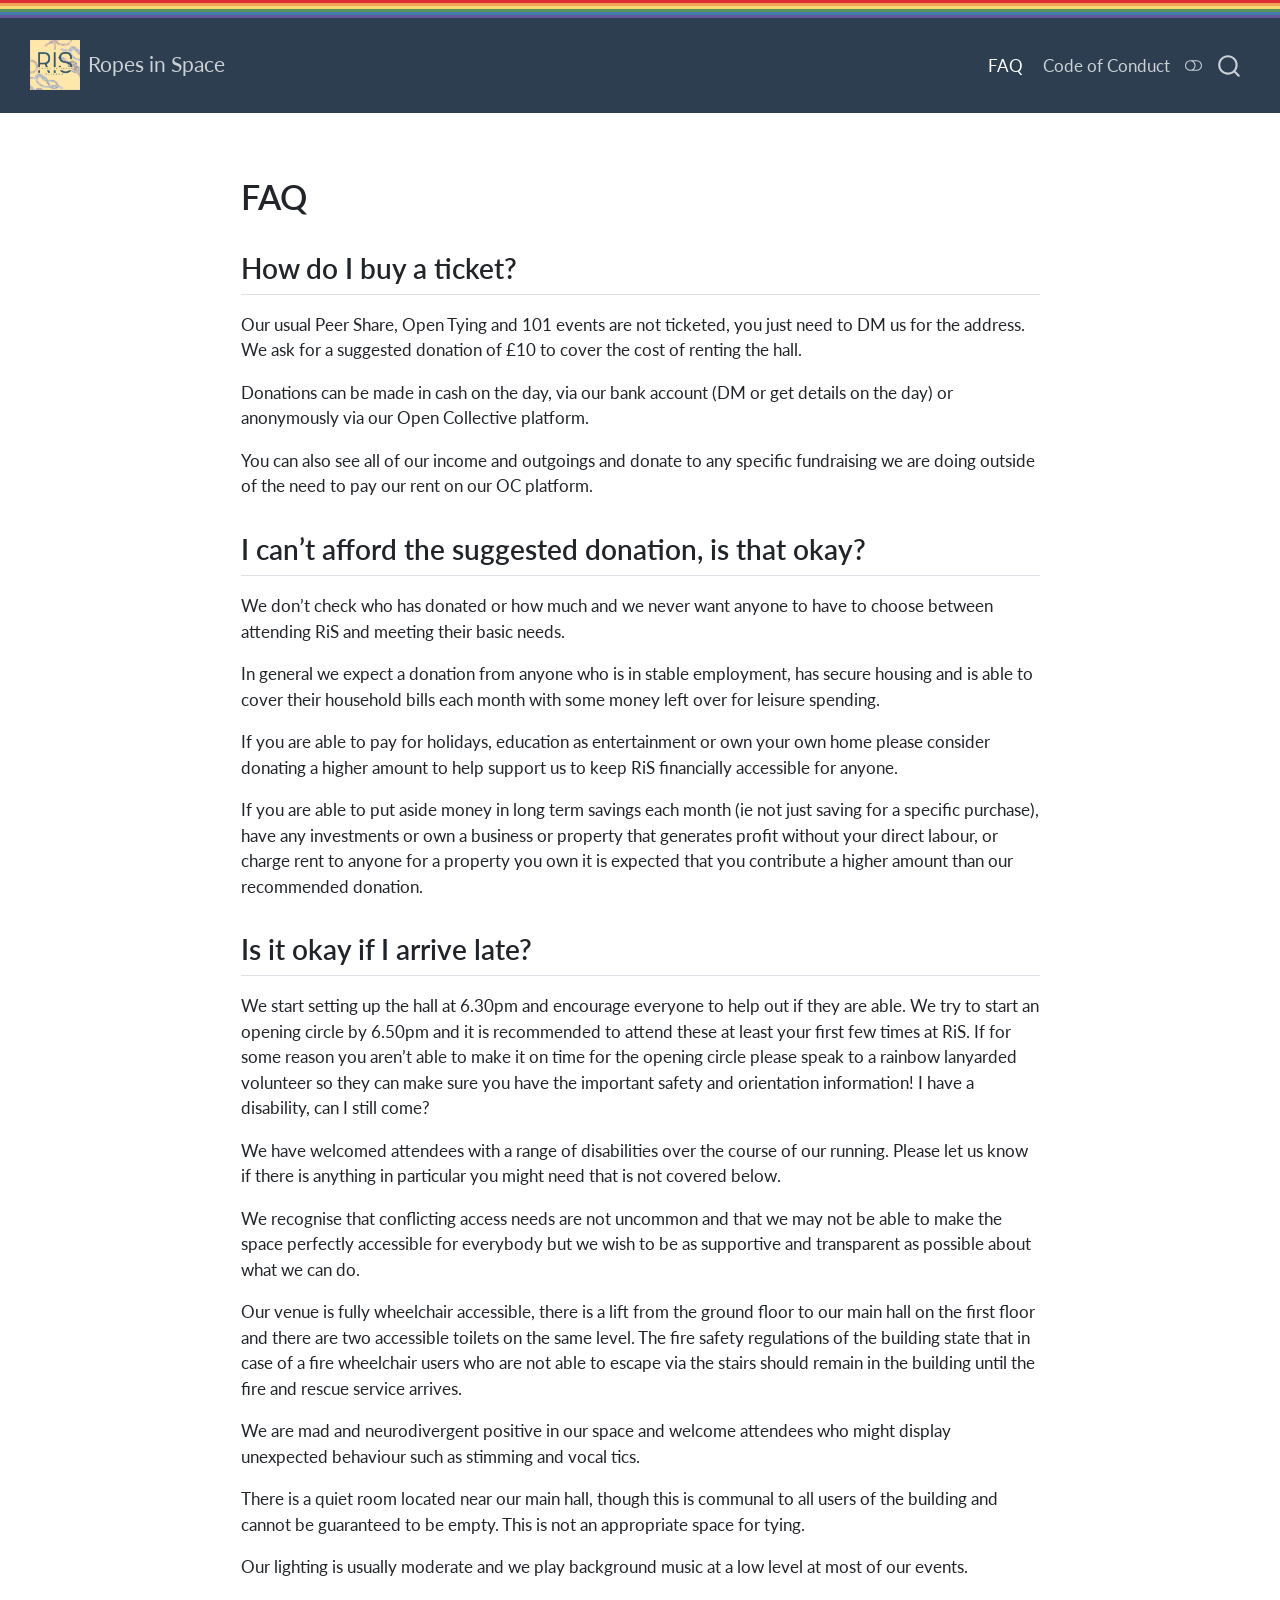
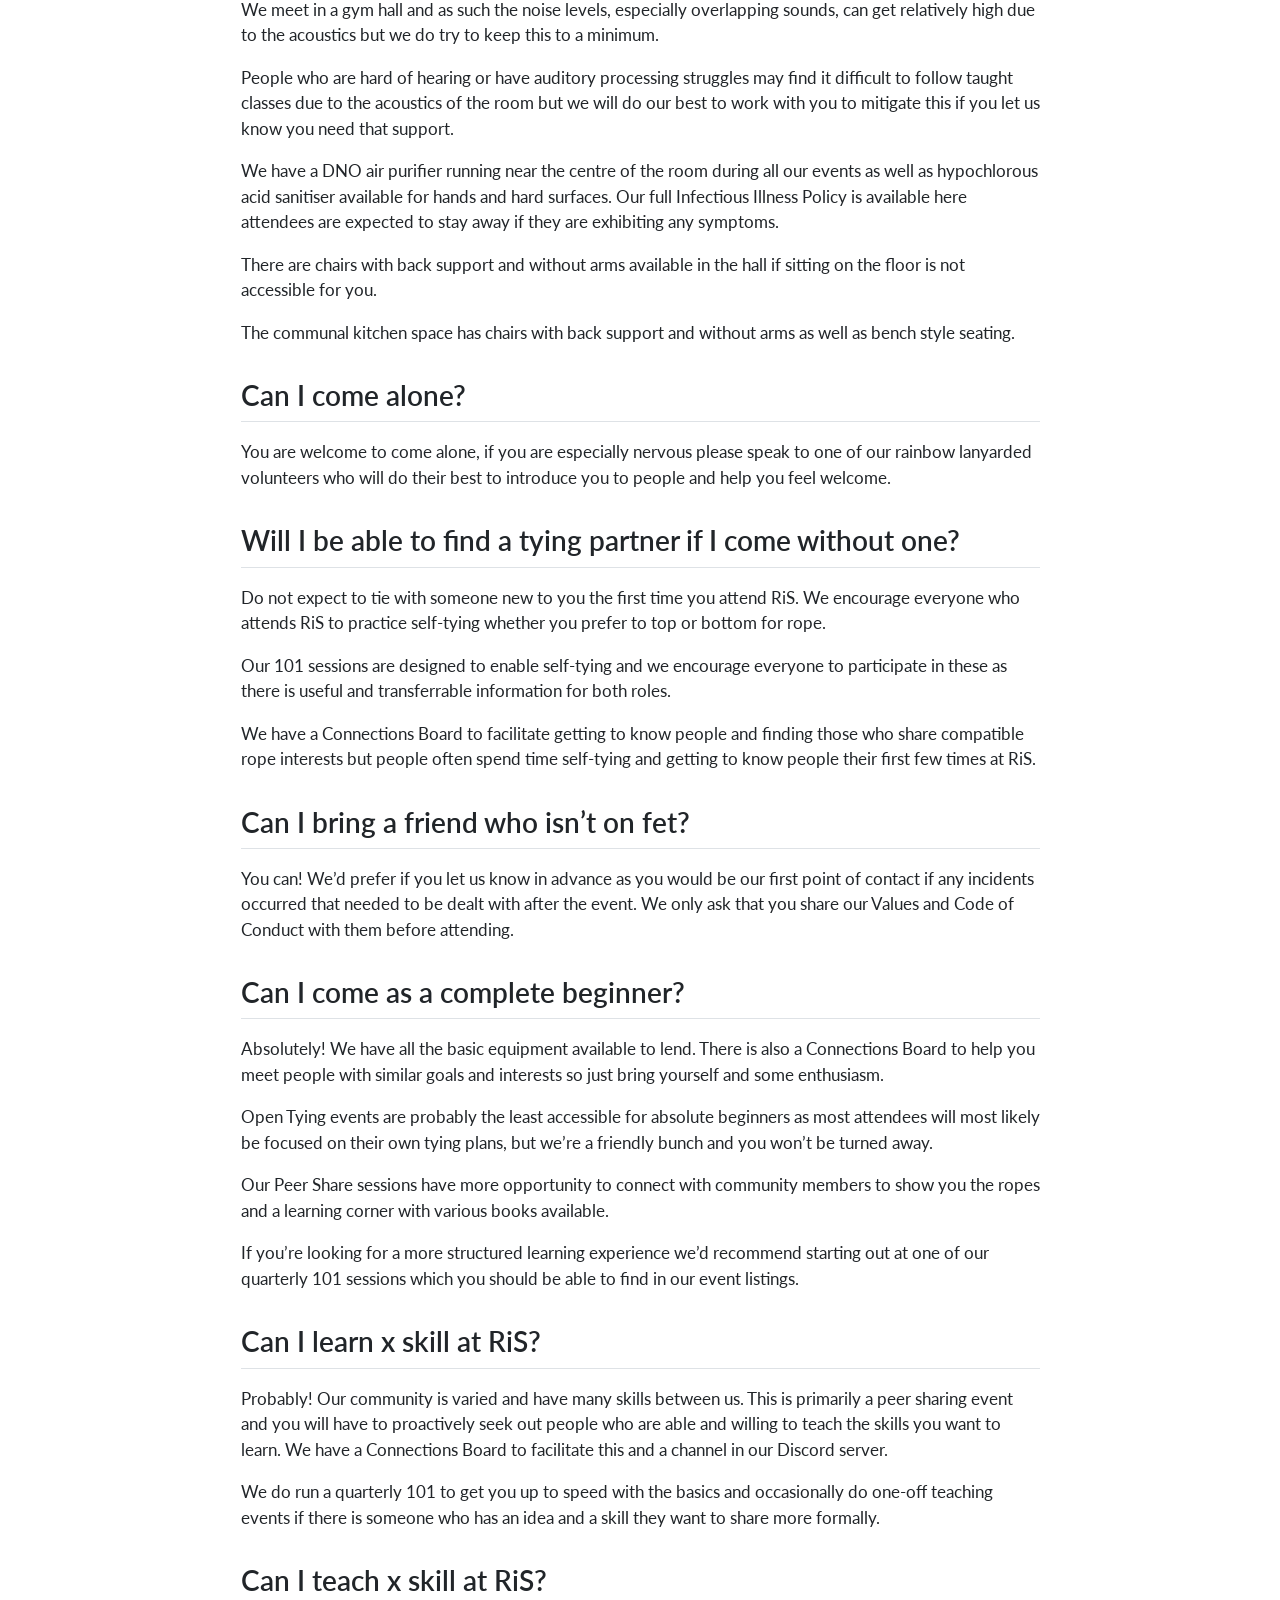
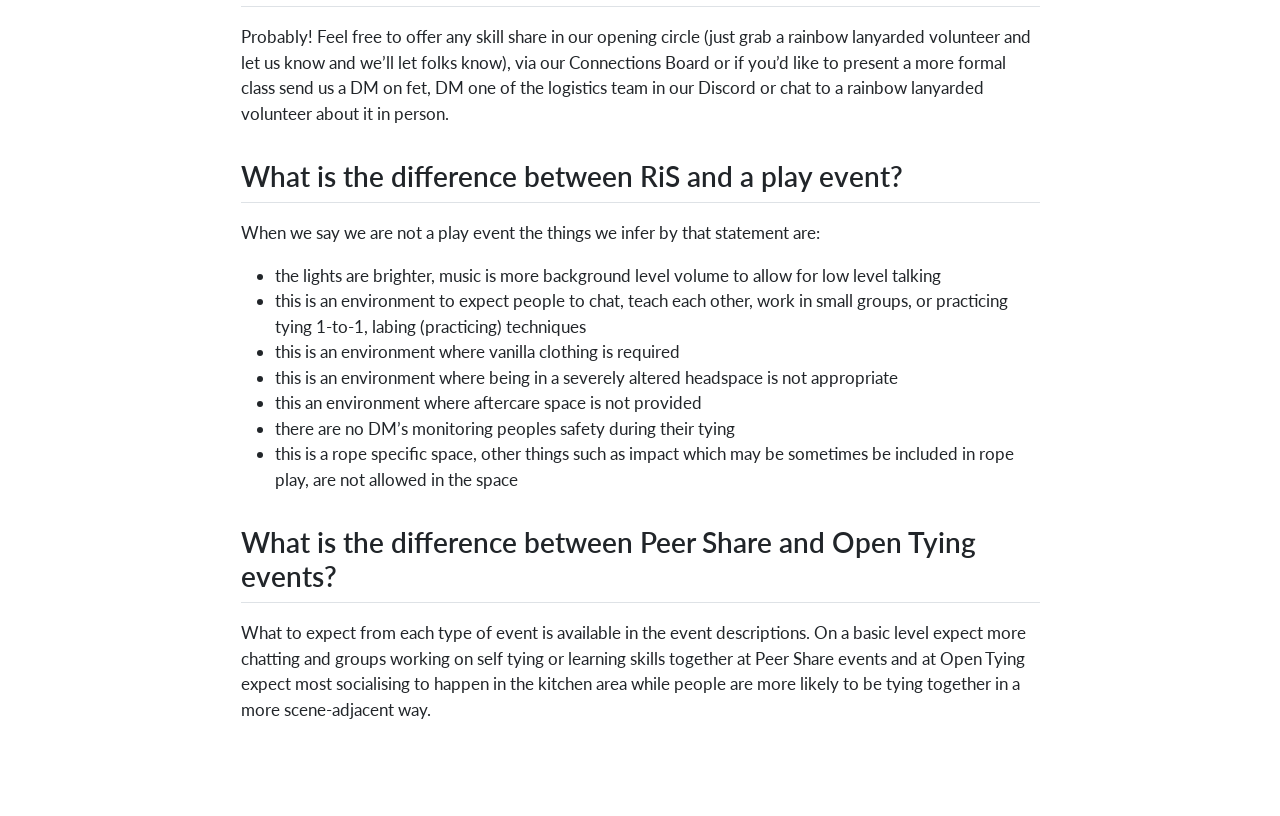
<file: docs/faq.html>
<!DOCTYPE html>
<html xmlns="http://www.w3.org/1999/xhtml" lang="en" xml:lang="en"><head>

<meta charset="utf-8">
<meta name="generator" content="quarto-1.11.9">

<meta name="viewport" content="width=device-width, initial-scale=1.0, user-scalable=yes">


<title>faq – Ropes in Space</title>
<style>
/* Default styles provided by pandoc.
** See https://pandoc.org/MANUAL.html#variables-for-html for config info.
*/
span.smallcaps{font-variant: small-caps;}
div.columns{display: flex; gap: 1.5em;}
div.column{flex: auto;}
@media screen {
div.columns{gap: min(4vw, 1.5em);}
div.column{overflow-x: auto;}
}
div.hanging-indent{margin-left: 1.5em; text-indent: -1.5em;}
ul.task-list{list-style: none;}
ul.task-list li input[type="checkbox"] {
  width: 0.8em;
  margin: 0 0.8em 0.2em -1em; /* quarto-specific, see https://github.com/quarto-dev/quarto-cli/issues/4556 */ 
  vertical-align: middle;
}
</style>


<script src="site_libs/quarto-nav/quarto-nav.js"></script>
<script src="site_libs/quarto-nav/headroom.min.js"></script>
<script src="site_libs/clipboard/clipboard.min.js"></script>
<script src="site_libs/quarto-search/autocomplete.umd.js"></script>
<script src="site_libs/quarto-search/fuse.min.js"></script>
<script src="site_libs/quarto-search/quarto-search.js"></script>
<meta name="quarto:offset" content="./">
<link href=".//images/favicon.ico" rel="icon">
<script src="site_libs/quarto-html/quarto.js" type="module"></script>
<script src="site_libs/quarto-html/tabsets/tabsets.js" type="module"></script>
<script src="site_libs/quarto-html/scrollable-regions/scrollable-regions.js" type="module"></script>
<script src="site_libs/quarto-html/popper.min.js"></script>
<script src="site_libs/quarto-html/tippy.umd.min.js"></script>
<script src="site_libs/quarto-html/anchor.min.js"></script>
<link href="site_libs/quarto-html/tippy.css" rel="stylesheet">
<link href="site_libs/quarto-html/quarto-syntax-highlighting-63b5708e65d6cd79cd7618c58d0c21e7.css" rel="stylesheet" class="quarto-color-scheme" id="quarto-text-highlighting-styles">
<link href="site_libs/quarto-html/quarto-syntax-highlighting-dark-447e42e69aaa9833c0ba1b986f430b20.css" rel="stylesheet" class="quarto-color-scheme quarto-color-alternate" id="quarto-text-highlighting-styles">
<link href="site_libs/quarto-html/quarto-syntax-highlighting-63b5708e65d6cd79cd7618c58d0c21e7.css" rel="stylesheet" class="quarto-color-scheme-extra" id="quarto-text-highlighting-styles">
<script src="site_libs/bootstrap/bootstrap.min.js"></script>
<link href="site_libs/bootstrap/bootstrap-icons.css" rel="stylesheet">
<link href="site_libs/bootstrap/bootstrap-cc5e3c4564e6a35ead1008eca639be7c.min.css" rel="stylesheet" append-hash="true" class="quarto-color-scheme" id="quarto-bootstrap" data-mode="light">
<link href="site_libs/bootstrap/bootstrap-dark-f48fb05cf36c7d3a21b32e8ede64a95a.min.css" rel="stylesheet" append-hash="true" class="quarto-color-scheme quarto-color-alternate" id="quarto-bootstrap" data-mode="dark">
<link href="site_libs/bootstrap/bootstrap-cc5e3c4564e6a35ead1008eca639be7c.min.css" rel="stylesheet" append-hash="true" class="quarto-color-scheme-extra" id="quarto-bootstrap" data-mode="light">
<script id="quarto-search-options" type="application/json">{
  "location": "navbar",
  "copy-button": false,
  "collapse-after": 3,
  "panel-placement": "end",
  "type": "overlay",
  "limit": 50,
  "keyboard-shortcut": [
    "f",
    "/",
    "s"
  ],
  "show-item-context": false,
  "language": {
    "search-no-results-text": "No results",
    "search-matching-documents-text": "matching documents",
    "search-copy-link-title": "Copy link to search",
    "search-hide-matches-text": "Hide additional matches",
    "search-more-match-text": "more match in this document",
    "search-more-matches-text": "more matches in this document",
    "search-clear-button-title": "Clear",
    "search-text-placeholder": "",
    "search-detached-cancel-button-title": "Cancel",
    "search-submit-button-title": "Submit",
    "search-label": "Search"
  }
}</script>


<link rel="stylesheet" href="styles.css">
</head>

<body class="nav-fixed fullcontent quarto-light"><a id="quarto-skip-link" class="visually-hidden-focusable" href="#quarto-document-content">Skip to main content</a><script id="quarto-html-before-body" type="application/javascript">
    const toggleBodyColorMode = (bsSheetEl) => {
      const mode = bsSheetEl.getAttribute("data-mode");
      const bodyEl = window.document.querySelector("body");
      if (mode === "dark") {
        bodyEl.classList.add("quarto-dark");
        bodyEl.classList.remove("quarto-light");
      } else {
        bodyEl.classList.add("quarto-light");
        bodyEl.classList.remove("quarto-dark");
      }
    }
    const toggleBodyColorPrimary = () => {
      const bsSheetEl = window.document.querySelector("link#quarto-bootstrap:not([rel=disabled-stylesheet])");
      if (bsSheetEl) {
        toggleBodyColorMode(bsSheetEl);
      }
    }
    const setColorSchemeToggle = (alternate) => {
      const toggles = window.document.querySelectorAll('.quarto-color-scheme-toggle');
      for (let i=0; i < toggles.length; i++) {
        const toggle = toggles[i];
        if (toggle) {
          toggle.setAttribute("aria-checked", alternate ? "true" : "false");
          if (alternate) {
            toggle.classList.add("alternate");
          } else {
            toggle.classList.remove("alternate");
          }
        }
      }
    };
    const toggleColorMode = (alternate) => {
      // Switch the stylesheets
      const primaryStylesheets = window.document.querySelectorAll('link.quarto-color-scheme:not(.quarto-color-alternate)');
      const alternateStylesheets = window.document.querySelectorAll('link.quarto-color-scheme.quarto-color-alternate');
      manageTransitions('#quarto-margin-sidebar .nav-link', false);
      if (alternate) {
        // note: dark is layered on light, we don't disable primary!
        enableStylesheet(alternateStylesheets);
        for (const sheetNode of alternateStylesheets) {
          if (sheetNode.id === "quarto-bootstrap") {
            toggleBodyColorMode(sheetNode);
          }
        }
      } else {
        disableStylesheet(alternateStylesheets);
        enableStylesheet(primaryStylesheets)
        toggleBodyColorPrimary();
      }
      manageTransitions('#quarto-margin-sidebar .nav-link', true);
      // Switch the toggles
      setColorSchemeToggle(alternate)
    }
    // Hack to workaround the fact that safari doesn't
    // properly recolor the scrollbar when toggling (#1455).
    // Not run on load: stylesheets are set before first paint there, and
    // scrolling would undo the scroll to a URL fragment (#14973).
    // The one pixel nudge keeps the reader where they were.
    const refreshSafariScrollbar = () => {
      if (navigator.userAgent.indexOf('Safari') > 0 && navigator.userAgent.indexOf('Chrome') == -1) {
        manageTransitions("body", false);
        const scrollY = window.scrollY;
        window.scrollTo(0, scrollY > 0 ? scrollY - 1 : 1);
        setTimeout(() => {
          window.scrollTo(0, scrollY);
          manageTransitions("body", true);
        }, 40);
      }
    }
    const disableStylesheet = (stylesheets) => {
      for (let i=0; i < stylesheets.length; i++) {
        const stylesheet = stylesheets[i];
        stylesheet.rel = 'disabled-stylesheet';
      }
    }
    const enableStylesheet = (stylesheets) => {
      for (let i=0; i < stylesheets.length; i++) {
        const stylesheet = stylesheets[i];
        if(stylesheet.rel !== 'stylesheet') { // for Chrome, which will still FOUC without this check
          stylesheet.rel = 'stylesheet';
        }
      }
    }
    const manageTransitions = (selector, allowTransitions) => {
      const els = window.document.querySelectorAll(selector);
      for (let i=0; i < els.length; i++) {
        const el = els[i];
        if (allowTransitions) {
          el.classList.remove('notransition');
        } else {
          el.classList.add('notransition');
        }
      }
    }
    const isFileUrl = () => {
      return window.location.protocol === 'file:';
    }
    const hasAlternateSentinel = () => {
      let styleSentinel = getColorSchemeSentinel();
      if (styleSentinel !== null) {
        return styleSentinel === "alternate";
      } else {
        return false;
      }
    }
    const setStyleSentinel = (alternate) => {
      const value = alternate ? "alternate" : "default";
      if (!isFileUrl()) {
        window.localStorage.setItem("quarto-color-scheme", value);
      } else {
        localAlternateSentinel = value;
      }
    }
    const getColorSchemeSentinel = () => {
      if (!isFileUrl()) {
        const storageValue = window.localStorage.getItem("quarto-color-scheme");
        return storageValue != null ? storageValue : localAlternateSentinel;
      } else {
        return localAlternateSentinel;
      }
    }
    const toggleGiscusIfUsed = (isAlternate, darkModeDefault) => {
      const baseTheme = document.querySelector('#giscus-base-theme')?.value ?? 'light';
      const alternateTheme = document.querySelector('#giscus-alt-theme')?.value ?? 'dark';
      let newTheme = '';
      if(authorPrefersDark) {
        newTheme = isAlternate ? baseTheme : alternateTheme;
      } else {
        newTheme = isAlternate ? alternateTheme : baseTheme;
      }
      const changeGiscusTheme = () => {
        // From: https://github.com/giscus/giscus/issues/336
        const sendMessage = (message) => {
          const iframe = document.querySelector('iframe.giscus-frame');
          if (!iframe) return;
          iframe.contentWindow.postMessage({ giscus: message }, 'https://giscus.app');
        }
        sendMessage({
          setConfig: {
            theme: newTheme
          }
        });
      }
      const isGiscussLoaded = window.document.querySelector('iframe.giscus-frame') !== null;
      if (isGiscussLoaded) {
        changeGiscusTheme();
      }
    };
    const authorPrefersDark = false;
    const darkModeDefault = authorPrefersDark;
      document.querySelector('link#quarto-text-highlighting-styles.quarto-color-scheme-extra').rel = 'disabled-stylesheet';
      document.querySelector('link#quarto-bootstrap.quarto-color-scheme-extra').rel = 'disabled-stylesheet';
    let localAlternateSentinel = darkModeDefault ? 'alternate' : 'default';
    // Dark / light mode switch
    window.quartoToggleColorScheme = () => {
      // Read the current dark / light value
      let toAlternate = !hasAlternateSentinel();
      toggleColorMode(toAlternate);
      refreshSafariScrollbar();
      setStyleSentinel(toAlternate);
      toggleGiscusIfUsed(toAlternate, darkModeDefault);
      window.dispatchEvent(new Event('resize'));
    };
    // Switch to dark mode if need be
    if (hasAlternateSentinel()) {
      toggleColorMode(true);
    } else {
      toggleColorMode(false);
    }
  </script>

<div id="quarto-search-results"></div>
  <header id="quarto-header" class="headroom fixed-top">
    <nav class="navbar navbar-expand-lg " data-bs-theme="dark" aria-label="Site">
      <div class="navbar-container container-fluid">
      <div class="navbar-brand-container mx-auto">
    <a href="./index.html" class="navbar-brand navbar-brand-logo">
    <img src="./images/logo.png" alt="" class="navbar-logo light-content">
    <img src="./images/logo.png" alt="" class="navbar-logo dark-content">
    </a>
    <a class="navbar-brand" href="./index.html">
    <span class="navbar-title">Ropes in Space</span>
    </a>
  </div>
          <button class="navbar-toggler" type="button" data-bs-toggle="collapse" data-bs-target="#navbarCollapse" aria-controls="navbarCollapse" aria-expanded="false" aria-label="Toggle navigation" onclick="if (window.quartoToggleHeadroom) { window.quartoToggleHeadroom(); }">
  <span class="navbar-toggler-icon"></span>
</button>
          <div class="collapse navbar-collapse" id="navbarCollapse">
            <ul class="navbar-nav navbar-nav-scroll ms-auto">
  <li class="nav-item">
    <a class="nav-link active" href="./faq.html" aria-current="page"> 
<span class="menu-text">FAQ</span></a>
  </li>  
  <li class="nav-item">
    <a class="nav-link" href="./codeofconduct.html"> 
<span class="menu-text">Code of Conduct</span></a>
  </li>  
</ul>
          </div> <!-- /navcollapse -->
            <div class="quarto-navbar-tools">
  <button type="button" role="switch" aria-checked="false" class="quarto-color-scheme-toggle quarto-navigation-tool  px-1" onclick="window.quartoToggleColorScheme(); return false;" title="Toggle dark mode" aria-label="Toggle dark mode"><i class="bi"></i></button>
</div>
            <div id="quarto-search" class="" title="Search"></div>
      </div> <!-- /container-fluid -->
    </nav>
</header>
<!-- content -->
<div id="quarto-content" class="quarto-container page-columns page-rows-contents page-layout-article page-navbar">
<!-- sidebar -->
<!-- margin-sidebar -->
    
<!-- main -->
<main class="content" id="quarto-document-content" tabindex="-1"><header id="title-block-header" class="quarto-title-block"></header>





<section id="faq" class="level1">
<h1>FAQ</h1>
<section id="how-do-i-buy-a-ticket" class="level2">
<h2 class="anchored" data-anchor-id="how-do-i-buy-a-ticket">How do I buy a ticket?</h2>
<p>Our usual Peer Share, Open Tying and 101 events are not ticketed, you just need to DM us for the address. We ask for a suggested donation of £10 to cover the cost of renting the hall.</p>
<p>Donations can be made in cash on the day, via our bank account (DM or get details on the day) or anonymously via our Open Collective platform.</p>
<p>You can also see all of our income and outgoings and donate to any specific fundraising we are doing outside of the need to pay our rent on our OC platform.</p>
</section>
<section id="i-cant-afford-the-suggested-donation-is-that-okay" class="level2">
<h2 class="anchored" data-anchor-id="i-cant-afford-the-suggested-donation-is-that-okay">I can’t afford the suggested donation, is that okay?</h2>
<p>We don’t check who has donated or how much and we never want anyone to have to choose between attending RiS and meeting their basic needs.</p>
<p>In general we expect a donation from anyone who is in stable employment, has secure housing and is able to cover their household bills each month with some money left over for leisure spending.</p>
<p>If you are able to pay for holidays, education as entertainment or own your own home please consider donating a higher amount to help support us to keep RiS financially accessible for anyone.</p>
<p>If you are able to put aside money in long term savings each month (ie not just saving for a specific purchase), have any investments or own a business or property that generates profit without your direct labour, or charge rent to anyone for a property you own it is expected that you contribute a higher amount than our recommended donation.</p>
</section>
<section id="is-it-okay-if-i-arrive-late" class="level2">
<h2 class="anchored" data-anchor-id="is-it-okay-if-i-arrive-late">Is it okay if I arrive late?</h2>
<p>We start setting up the hall at 6.30pm and encourage everyone to help out if they are able. We try to start an opening circle by 6.50pm and it is recommended to attend these at least your first few times at RiS. If for some reason you aren’t able to make it on time for the opening circle please speak to a rainbow lanyarded volunteer so they can make sure you have the important safety and orientation information! I have a disability, can I still come?</p>
<p>We have welcomed attendees with a range of disabilities over the course of our running. Please let us know if there is anything in particular you might need that is not covered below.</p>
<p>We recognise that conflicting access needs are not uncommon and that we may not be able to make the space perfectly accessible for everybody but we wish to be as supportive and transparent as possible about what we can do.</p>
<p>Our venue is fully wheelchair accessible, there is a lift from the ground floor to our main hall on the first floor and there are two accessible toilets on the same level. The fire safety regulations of the building state that in case of a fire wheelchair users who are not able to escape via the stairs should remain in the building until the fire and rescue service arrives.</p>
<p>We are mad and neurodivergent positive in our space and welcome attendees who might display unexpected behaviour such as stimming and vocal tics.</p>
<p>There is a quiet room located near our main hall, though this is communal to all users of the building and cannot be guaranteed to be empty. This is not an appropriate space for tying.</p>
<p>Our lighting is usually moderate and we play background music at a low level at most of our events.</p>
<p>We meet in a gym hall and as such the noise levels, especially overlapping sounds, can get relatively high due to the acoustics but we do try to keep this to a minimum.</p>
<p>People who are hard of hearing or have auditory processing struggles may find it difficult to follow taught classes due to the acoustics of the room but we will do our best to work with you to mitigate this if you let us know you need that support.</p>
<p>We have a DNO air purifier running near the centre of the room during all our events as well as hypochlorous acid sanitiser available for hands and hard surfaces. Our full Infectious Illness Policy is available here attendees are expected to stay away if they are exhibiting any symptoms.</p>
<p>There are chairs with back support and without arms available in the hall if sitting on the floor is not accessible for you.</p>
<p>The communal kitchen space has chairs with back support and without arms as well as bench style seating.</p>
</section>
<section id="can-i-come-alone" class="level2">
<h2 class="anchored" data-anchor-id="can-i-come-alone">Can I come alone?</h2>
<p>You are welcome to come alone, if you are especially nervous please speak to one of our rainbow lanyarded volunteers who will do their best to introduce you to people and help you feel welcome.</p>
</section>
<section id="will-i-be-able-to-find-a-tying-partner-if-i-come-without-one" class="level2">
<h2 class="anchored" data-anchor-id="will-i-be-able-to-find-a-tying-partner-if-i-come-without-one">Will I be able to find a tying partner if I come without one?</h2>
<p>Do not expect to tie with someone new to you the first time you attend RiS. We encourage everyone who attends RiS to practice self-tying whether you prefer to top or bottom for rope.</p>
<p>Our 101 sessions are designed to enable self-tying and we encourage everyone to participate in these as there is useful and transferrable information for both roles.</p>
<p>We have a Connections Board to facilitate getting to know people and finding those who share compatible rope interests but people often spend time self-tying and getting to know people their first few times at RiS.</p>
</section>
<section id="can-i-bring-a-friend-who-isnt-on-fet" class="level2">
<h2 class="anchored" data-anchor-id="can-i-bring-a-friend-who-isnt-on-fet">Can I bring a friend who isn’t on fet?</h2>
<p>You can! We’d prefer if you let us know in advance as you would be our first point of contact if any incidents occurred that needed to be dealt with after the event. We only ask that you share our Values and Code of Conduct with them before attending.</p>
</section>
<section id="can-i-come-as-a-complete-beginner" class="level2">
<h2 class="anchored" data-anchor-id="can-i-come-as-a-complete-beginner">Can I come as a complete beginner?</h2>
<p>Absolutely! We have all the basic equipment available to lend. There is also a Connections Board to help you meet people with similar goals and interests so just bring yourself and some enthusiasm.</p>
<p>Open Tying events are probably the least accessible for absolute beginners as most attendees will most likely be focused on their own tying plans, but we’re a friendly bunch and you won’t be turned away.</p>
<p>Our Peer Share sessions have more opportunity to connect with community members to show you the ropes and a learning corner with various books available.</p>
<p>If you’re looking for a more structured learning experience we’d recommend starting out at one of our quarterly 101 sessions which you should be able to find in our event listings.</p>
</section>
<section id="can-i-learn-x-skill-at-ris" class="level2">
<h2 class="anchored" data-anchor-id="can-i-learn-x-skill-at-ris">Can I learn x skill at RiS?</h2>
<p>Probably! Our community is varied and have many skills between us. This is primarily a peer sharing event and you will have to proactively seek out people who are able and willing to teach the skills you want to learn. We have a Connections Board to facilitate this and a channel in our Discord server.</p>
<p>We do run a quarterly 101 to get you up to speed with the basics and occasionally do one-off teaching events if there is someone who has an idea and a skill they want to share more formally.</p>
</section>
<section id="can-i-teach-x-skill-at-ris" class="level2">
<h2 class="anchored" data-anchor-id="can-i-teach-x-skill-at-ris">Can I teach x skill at RiS?</h2>
<p>Probably! Feel free to offer any skill share in our opening circle (just grab a rainbow lanyarded volunteer and let us know and we’ll let folks know), via our Connections Board or if you’d like to present a more formal class send us a DM on fet, DM one of the logistics team in our Discord or chat to a rainbow lanyarded volunteer about it in person.</p>
</section>
<section id="what-is-the-difference-between-ris-and-a-play-event" class="level2">
<h2 class="anchored" data-anchor-id="what-is-the-difference-between-ris-and-a-play-event">What is the difference between RiS and a play event?</h2>
<p>When we say we are not a play event the things we infer by that statement are:</p>
<ul>
<li>the lights are brighter, music is more background level volume to allow for low level talking</li>
<li>this is an environment to expect people to chat, teach each other, work in small groups, or practicing tying 1-to-1, labing (practicing) techniques</li>
<li>this is an environment where vanilla clothing is required</li>
<li>this is an environment where being in a severely altered headspace is not appropriate</li>
<li>this an environment where aftercare space is not provided</li>
<li>there are no DM’s monitoring peoples safety during their tying</li>
<li>this is a rope specific space, other things such as impact which may be sometimes be included in rope play, are not allowed in the space</li>
</ul>
</section>
<section id="what-is-the-difference-between-peer-share-and-open-tying-events" class="level2">
<h2 class="anchored" data-anchor-id="what-is-the-difference-between-peer-share-and-open-tying-events">What is the difference between Peer Share and Open Tying events?</h2>
<p>What to expect from each type of event is available in the event descriptions. On a basic level expect more chatting and groups working on self tying or learning skills together at Peer Share events and at Open Tying expect most socialising to happen in the kitchen area while people are more likely to be tying together in a more scene-adjacent way.</p>


</section>
</section>

</main> <!-- /main -->
<script id="quarto-html-after-body" type="application/javascript">
  window.document.addEventListener("DOMContentLoaded", function (event) {
    // Ensure there is a toggle, if there isn't float one in the top right
    if (window.document.querySelector('.quarto-color-scheme-toggle') === null) {
      const toggle = window.document.createElement('button');
      toggle.type = "button";
      toggle.setAttribute("role", "switch");
      toggle.setAttribute("aria-checked", "false");
      toggle.classList.add('top-right');
      toggle.classList.add('quarto-color-scheme-toggle');
      toggle.setAttribute("aria-label", "Toggle dark mode");
      toggle.onclick = function() { try { window.quartoToggleColorScheme(); } catch {} return false; };
      const i = window.document.createElement("i");
      i.classList.add('bi');
      toggle.appendChild(i);
      // Put the toggle in a landmark of its own, so that landmark navigation
      // can reach it.
      //
      // The container is always a fresh direct child of body, and the toggle is
      // never moved into page furniture that the theme or the author controls.
      // The toggle is positioned against the page, so any ancestor that
      // establishes a containing block captures it: a positioned element or a
      // grid for position: absolute, and transform, filter, will-change or
      // contain for position: fixed. A direct child of body has none of these
      // to inherit, and the shift when one appears is silent and visual.
      //
      // ARIA says a document should have at most one banner, and axe reports a
      // duplicate whether or not the banners carry distinct labels. So use a
      // header when the page has no banner yet, and a named region otherwise.
      //
      // A header is a banner wherever it sits, unless it is inside sectioning
      // content, so this cannot just look at the children of body: a custom
      // page layout wraps the title block header in a plain div. An explicit
      // role="banner" always counts.
      const sectioning = 'article, aside, main, nav, section, [role="article"], [role="complementary"], [role="main"], [role="navigation"], [role="region"]';
      const hasBanner = Array.from(
        window.document.querySelectorAll('header:not([role]), [role="banner"]')
      ).some(function(el) {
        return el.hasAttribute("role") || el.closest(sectioning) === null;
      });
      const container = window.document.createElement(hasBanner ? "div" : "header");
      if (hasBanner) {
        container.setAttribute("role", "region");
        container.setAttribute("aria-label", "Toggle dark mode");
      }
      container.classList.add('quarto-color-scheme-toggle-container');
      container.appendChild(toggle);
      window.document.body.appendChild(container);
    }
    setColorSchemeToggle(hasAlternateSentinel())
    const icon = "";
    const anchorJS = new window.AnchorJS();
    anchorJS.options = {
      placement: 'right',
      icon: icon
    };
    anchorJS.add('.anchored');
    const isCodeAnnotation = (el) => {
      for (const clz of el.classList) {
        if (clz.startsWith('code-annotation-')) {                     
          return true;
        }
      }
      return false;
    }
    const onCopySuccess = function(e) {
      // button target
      const button = e.trigger;
      // don't keep focus
      button.blur();
      // flash "checked"
      button.classList.add('code-copy-button-checked');
      var currentTitle = button.getAttribute("title");
      button.setAttribute("title", "Copied!");
      let tooltip;
      if (window.bootstrap) {
        button.setAttribute("data-bs-toggle", "tooltip");
        button.setAttribute("data-bs-placement", "left");
        button.setAttribute("data-bs-title", "Copied!");
        tooltip = new bootstrap.Tooltip(button, 
          { trigger: "manual", 
            customClass: "code-copy-button-tooltip",
            offset: [0, -8]});
        tooltip.show();    
      }
      setTimeout(function() {
        if (tooltip) {
          tooltip.hide();
          button.removeAttribute("data-bs-title");
          button.removeAttribute("data-bs-toggle");
          button.removeAttribute("data-bs-placement");
        }
        button.setAttribute("title", currentTitle);
        button.classList.remove('code-copy-button-checked');
      }, 1000);
      // clear code selection
      e.clearSelection();
    }
    const getTextToCopy = function(trigger) {
      const outerScaffold = trigger.parentElement.cloneNode(true);
      const codeEl = outerScaffold.querySelector('code');
      for (const childEl of codeEl.children) {
        if (isCodeAnnotation(childEl)) {
          childEl.remove();
        }
      }
      return codeEl.innerText;
    }
    const clipboard = new window.ClipboardJS('.code-copy-button:not([data-in-quarto-modal])', {
      text: getTextToCopy
    });
    clipboard.on('success', onCopySuccess);
    if (window.document.getElementById('quarto-embedded-source-code-modal')) {
      const clipboardModal = new window.ClipboardJS('.code-copy-button[data-in-quarto-modal]', {
        text: getTextToCopy,
        container: window.document.getElementById('quarto-embedded-source-code-modal')
      });
      clipboardModal.on('success', onCopySuccess);
    }
      var localhostRegex = new RegExp(/^(?:http|https):\/\/localhost\:?[0-9]*\//);
      var mailtoRegex = new RegExp(/^mailto:/);
        var filterRegex = new RegExp("https:\/\/ropesinspace\.github\.io");
      var isInternal = (href) => {
          return filterRegex.test(href) || localhostRegex.test(href) || mailtoRegex.test(href);
      }
      // Inspect non-navigation links and adorn them if external
      window.quartoDecorateExternalLinks = function (root) {
     var links = (root || window.document).querySelectorAll('a[href]:not(.nav-link):not(.navbar-brand):not(.toc-action):not(.sidebar-link):not(.sidebar-item-toggle):not(.pagination-link):not(.no-external):not([aria-hidden]):not(.dropdown-item):not(.quarto-navigation-tool):not(.about-link)');
      for (var i=0; i<links.length; i++) {
        const link = links[i];
        if (!isInternal(link.href)) {
          // undo the damage that might have been done by quarto-nav.js in the case of
          // links that we want to consider external
          if (link.dataset.originalHref !== undefined) {
            link.href = link.dataset.originalHref;
          }
          if (!link.classList.contains('no-external-icon')) {
          }
        }
      }
      };
      window.quartoDecorateExternalLinks(window.document);
    // Esc closes the popup (WCAG 1.4.13) and focus leaving both trigger and
    // popup closes it (WCAG 2.4.11); tippy handles neither for interactive popups.
    const hideOnEscAndFocusOut = {
      name: 'hideOnEscAndFocusOut',
      defaultValue: true,
      fn(instance) {
        const dismiss = () => {
          // A show scheduled by the trigger delay would otherwise reopen it
          instance.clearDelayTimeouts();
          instance.hide();
        };
        const onKeyDown = (event) => {
          if (event.key !== 'Escape') {
            return;
          }
          // Keep Esc from also reaching page handlers (e.g. reveal.js overview),
          // except an open reveal.js slide menu, which Esc should close too.
          // The menu handles keys only when its keyboard option is on.
          const menuHandlesEsc = window.Reveal?.getPlugin?.('menu')?.isOpen() &&
            window.Reveal.getConfig().menu?.keyboard !== false;
          if (!menuHandlesEsc) {
            event.stopPropagation();
          }
          if (instance.popper.contains(window.document.activeElement)) {
            // Disabled while refocusing so the focus trigger does not reopen it
            instance.disable();
            instance.reference.focus();
            instance.enable();
          }
          dismiss();
        };
        const onFocusOut = (event) => {
          const target = event.relatedTarget;
          if (target && !instance.reference.contains(target) &&
              !instance.popper.contains(target)) {
            dismiss();
          }
        };
        // On the trigger too: a click trigger (code-annotations: select) has no
        // blur handling. Attached for the instance's lifetime so leaving the
        // trigger also cancels a show still pending on the trigger delay.
        instance.reference.addEventListener('focusout', onFocusOut);
        return {
          onShow() {
            window.document.addEventListener('keydown', onKeyDown, true);
            instance.popper.addEventListener('focusout', onFocusOut);
          },
          onHide() {
            window.document.removeEventListener('keydown', onKeyDown, true);
            instance.popper.removeEventListener('focusout', onFocusOut);
          },
          onDestroy() {
            instance.reference.removeEventListener('focusout', onFocusOut);
          },
        };
      },
    };
    function tippyHover(el, contentFn, onTriggerFn, onUntriggerFn) {
      const config = {
        allowHTML: true,
        maxWidth: 500,
        delay: 100,
        arrow: false,
        appendTo: function(el) {
            return el.parentElement;
        },
        interactive: true,
        interactiveBorder: 10,
        theme: 'quarto',
        placement: 'bottom-start',
        plugins: [hideOnEscAndFocusOut],
      };
      if (contentFn) {
        config.content = contentFn;
      }
      if (onTriggerFn) {
        config.onTrigger = onTriggerFn;
      }
      if (onUntriggerFn) {
        config.onUntrigger = onUntriggerFn;
      }
      window.tippy(el, config); 
    }
    const noterefs = window.document.querySelectorAll('a[role="doc-noteref"]');
    for (var i=0; i<noterefs.length; i++) {
      const ref = noterefs[i];
      tippyHover(ref, function() {
        // use id or data attribute instead here
        let href = ref.getAttribute('data-footnote-href') || ref.getAttribute('href');
        try { href = new URL(href).hash; } catch {}
        const id = href.replace(/^#\/?/, "");
        const note = window.document.getElementById(id);
        if (note) {
          return note.innerHTML;
        } else {
          return "";
        }
      });
    }
    const xrefs = window.document.querySelectorAll('a.quarto-xref');
    const processXRef = (id, note) => {
      // Strip column container classes
      const stripColumnClz = (el) => {
        el.classList.remove("page-full", "page-columns");
        if (el.children) {
          for (const child of el.children) {
            stripColumnClz(child);
          }
        }
      }
      stripColumnClz(note)
      if (id === null || id.startsWith('sec-')) {
        // Special case sections, only their first couple elements
        const container = document.createElement("div");
        if (note.children && note.children.length > 2) {
          container.appendChild(note.children[0].cloneNode(true));
          for (let i = 1; i < note.children.length; i++) {
            const child = note.children[i];
            if (child.tagName === "P" && child.innerText === "") {
              continue;
            } else {
              container.appendChild(child.cloneNode(true));
              break;
            }
          }
          if (window.Quarto?.typesetMath) {
            window.Quarto.typesetMath(container);
          }
          return container.innerHTML
        } else {
          if (window.Quarto?.typesetMath) {
            window.Quarto.typesetMath(note);
          }
          return note.innerHTML;
        }
      } else {
        // Remove any anchor links if they are present
        const anchorLink = note.querySelector('a.anchorjs-link');
        if (anchorLink) {
          anchorLink.remove();
        }
        if (window.Quarto?.typesetMath) {
          window.Quarto.typesetMath(note);
        }
        if (note.classList.contains("callout")) {
          return note.outerHTML;
        } else {
          return note.innerHTML;
        }
      }
    }
    for (var i=0; i<xrefs.length; i++) {
      const xref = xrefs[i];
      tippyHover(xref, undefined, function(instance) {
        instance.disable();
        let url = xref.getAttribute('href');
        let hash = undefined; 
        if (url.startsWith('#')) {
          hash = url;
        } else {
          try { hash = new URL(url).hash; } catch {}
        }
        if (hash) {
          const id = hash.replace(/^#\/?/, "");
          const note = window.document.getElementById(id);
          if (note !== null) {
            try {
              const html = processXRef(id, note.cloneNode(true));
              instance.setContent(html);
            } finally {
              instance.enable();
              instance.show();
            }
          } else {
            // See if we can fetch this
            fetch(url.split('#')[0])
            .then(res => res.text())
            .then(html => {
              const parser = new DOMParser();
              const htmlDoc = parser.parseFromString(html, "text/html");
              const note = htmlDoc.getElementById(id);
              if (note !== null) {
                const html = processXRef(id, note);
                instance.setContent(html);
              } 
            }).finally(() => {
              instance.enable();
              instance.show();
            });
          }
        } else {
          // See if we can fetch a full url (with no hash to target)
          // This is a special case and we should probably do some content thinning / targeting
          fetch(url)
          .then(res => res.text())
          .then(html => {
            const parser = new DOMParser();
            const htmlDoc = parser.parseFromString(html, "text/html");
            const note = htmlDoc.querySelector('main.content');
            if (note !== null) {
              // This should only happen for chapter cross references
              // (since there is no id in the URL)
              // remove the first header
              if (note.children.length > 0 && note.children[0].tagName === "HEADER") {
                note.children[0].remove();
              }
              const html = processXRef(null, note);
              instance.setContent(html);
            } 
          }).finally(() => {
            instance.enable();
            instance.show();
          });
        }
      }, function(instance) {
      });
    }
        let selectedAnnoteEl;
        const selectorForAnnotation = ( cell, annotation) => {
          let cellAttr = 'data-code-cell="' + cell + '"';
          let lineAttr = 'data-code-annotation="' +  annotation + '"';
          const selector = 'span[' + cellAttr + '][' + lineAttr + ']';
          return selector;
        }
        const selectCodeLines = (annoteEl) => {
          const doc = window.document;
          const targetCell = annoteEl.getAttribute("data-target-cell");
          const targetAnnotation = annoteEl.getAttribute("data-target-annotation");
          const annoteSpan = window.document.querySelector(selectorForAnnotation(targetCell, targetAnnotation));
          const lines = annoteSpan.getAttribute("data-code-lines").split(",");
          const lineIds = lines.map((line) => {
            return targetCell + "-" + line;
          })
          // Each band is positioned against its own containing block, which is
          // not the offsetParent of the lines, so place it from client rects.
          const placeBand = (band, firstEl, lastEl, codeBlock) => {
            const container = band.offsetParent;
            if (container === null) {
              return;
            }
            const containerRect = container.getBoundingClientRect();
            // Reveal.js scales slides with a transform, so convert client
            // pixels back to the CSS pixels of the container.
            const scale = containerRect.height / container.offsetHeight || 1;
            const firstRect = firstEl.getBoundingClientRect();
            const lastRect = lastEl.getBoundingClientRect();
            const top = (firstRect.top - containerRect.top) / scale - container.clientTop + container.scrollTop;
            const height = (lastRect.bottom - firstRect.top) / scale;
            band.style.top = top - 2 + "px";
            band.style.height = height + 4 + "px";
            if (codeBlock) {
              // Without the copy button wrapper, the containing block is wider
              // than the code block, so span the code block explicitly.
              const blockRect = codeBlock.getBoundingClientRect();
              band.style.left = (blockRect.left - containerRect.left) / scale - container.clientLeft + container.scrollLeft + "px";
              band.style.width = blockRect.width / scale + "px";
            }
          };
          if (lineIds.length > 0) {
            const el = window.document.getElementById(lineIds[0]);
            const lastEl = window.document.getElementById(lineIds[lineIds.length - 1]);
            const parent = el.parentElement.parentElement;
            // cook up a div (if necessary) and position it
            let div = window.document.getElementById("code-annotation-line-highlight");
            if (div === null) {
              div = window.document.createElement("div");
              div.setAttribute("id", "code-annotation-line-highlight");
              div.style.position = 'absolute';
              parent.appendChild(div);
            }
            placeBand(div, el, lastEl, parent.closest("div.sourceCode") || parent);
            let gutterDiv = window.document.getElementById("code-annotation-line-highlight-gutter");
            if (gutterDiv === null) {
              gutterDiv = window.document.createElement("div");
              gutterDiv.setAttribute("id", "code-annotation-line-highlight-gutter");
              gutterDiv.style.position = 'absolute';
              const codeCell = window.document.getElementById(targetCell);
              const gutter = codeCell.querySelector('.code-annotation-gutter');
              gutter.appendChild(gutterDiv);
            }
            placeBand(gutterDiv, el, lastEl);
            selectedAnnoteEl = annoteEl;
          }
        };
        const unselectCodeLines = () => {
          const elementsIds = ["code-annotation-line-highlight", "code-annotation-line-highlight-gutter"];
          elementsIds.forEach((elId) => {
            const div = window.document.getElementById(elId);
            if (div) {
              div.remove();
            }
          });
          selectedAnnoteEl = undefined;
        };
          // Handle positioning of the toggle
      window.addEventListener(
        "resize",
        throttle(() => {
          elRect = undefined;
          if (selectedAnnoteEl) {
            selectCodeLines(selectedAnnoteEl);
          }
        }, 10)
      );
      function throttle(fn, ms) {
      let throttle = false;
      let timer;
        return (...args) => {
          if(!throttle) { // first call gets through
              fn.apply(this, args);
              throttle = true;
          } else { // all the others get throttled
              if(timer) clearTimeout(timer); // cancel #2
              timer = setTimeout(() => {
                fn.apply(this, args);
                timer = throttle = false;
              }, ms);
          }
        };
      }
        // Attach click handler to the DT
        const annoteDls = window.document.querySelectorAll('dt[data-target-cell]');
        for (const annoteDlNode of annoteDls) {
          annoteDlNode.addEventListener('click', (event) => {
            const clickedEl = event.target;
            if (clickedEl !== selectedAnnoteEl) {
              unselectCodeLines();
              const activeEl = window.document.querySelector('dt[data-target-cell].code-annotation-active');
              if (activeEl) {
                activeEl.classList.remove('code-annotation-active');
              }
              selectCodeLines(clickedEl);
              clickedEl.classList.add('code-annotation-active');
            } else {
              // Unselect the line
              unselectCodeLines();
              clickedEl.classList.remove('code-annotation-active');
            }
          });
        }
    const findCites = (el) => {
      const parentEl = el.parentElement;
      if (parentEl) {
        const cites = parentEl.dataset.cites;
        if (cites) {
          return {
            el,
            cites: cites.split(' ')
          };
        } else {
          return findCites(el.parentElement)
        }
      } else {
        return undefined;
      }
    };
    var bibliorefs = window.document.querySelectorAll('a[role="doc-biblioref"]');
    for (var i=0; i<bibliorefs.length; i++) {
      const ref = bibliorefs[i];
      const citeInfo = findCites(ref);
      if (citeInfo) {
        tippyHover(citeInfo.el, function() {
          var popup = window.document.createElement('div');
          citeInfo.cites.forEach(function(cite) {
            var citeDiv = window.document.createElement('div');
            citeDiv.classList.add('hanging-indent');
            citeDiv.classList.add('csl-entry');
            var biblioDiv = window.document.getElementById('ref-' + cite);
            if (biblioDiv) {
              citeDiv.innerHTML = biblioDiv.innerHTML;
            }
            popup.appendChild(citeDiv);
          });
          return popup.innerHTML;
        });
      }
    }
  });
  </script>
  <script type="application/javascript">
  window.quartoScrollableRegionsLabels = {"code":"Scrollable code","output":"Scrollable output"};
  </script>
</div> <!-- /content -->




</body></html>
</file>
<file: docs/site_libs/quarto-html/tippy.css>
.tippy-box[data-animation=fade][data-state=hidden]{opacity:0}[data-tippy-root]{max-width:calc(100vw - 10px)}.tippy-box{position:relative;background-color:#333;color:#fff;border-radius:4px;font-size:14px;line-height:1.4;white-space:normal;outline:0;transition-property:transform,visibility,opacity}.tippy-box[data-placement^=top]>.tippy-arrow{bottom:0}.tippy-box[data-placement^=top]>.tippy-arrow:before{bottom:-7px;left:0;border-width:8px 8px 0;border-top-color:initial;transform-origin:center top}.tippy-box[data-placement^=bottom]>.tippy-arrow{top:0}.tippy-box[data-placement^=bottom]>.tippy-arrow:before{top:-7px;left:0;border-width:0 8px 8px;border-bottom-color:initial;transform-origin:center bottom}.tippy-box[data-placement^=left]>.tippy-arrow{right:0}.tippy-box[data-placement^=left]>.tippy-arrow:before{border-width:8px 0 8px 8px;border-left-color:initial;right:-7px;transform-origin:center left}.tippy-box[data-placement^=right]>.tippy-arrow{left:0}.tippy-box[data-placement^=right]>.tippy-arrow:before{left:-7px;border-width:8px 8px 8px 0;border-right-color:initial;transform-origin:center right}.tippy-box[data-inertia][data-state=visible]{transition-timing-function:cubic-bezier(.54,1.5,.38,1.11)}.tippy-arrow{width:16px;height:16px;color:#333}.tippy-arrow:before{content:"";position:absolute;border-color:transparent;border-style:solid}.tippy-content{position:relative;padding:5px 9px;z-index:1}
</file>
<file: docs/site_libs/quarto-html/quarto-syntax-highlighting-63b5708e65d6cd79cd7618c58d0c21e7.css>
/* quarto syntax highlight colors */
:root {
  --quarto-hl-ot-color: #003B4F;
  --quarto-hl-at-color: #657422;
  --quarto-hl-ss-color: #20794D;
  --quarto-hl-an-color: #5E5E5E;
  --quarto-hl-fu-color: #4758AB;
  --quarto-hl-st-color: #20794D;
  --quarto-hl-cf-color: #003B4F;
  --quarto-hl-op-color: #5E5E5E;
  --quarto-hl-er-color: #AD0000;
  --quarto-hl-bn-color: #AD0000;
  --quarto-hl-al-color: #AD0000;
  --quarto-hl-va-color: #111111;
  --quarto-hl-bu-color: inherit;
  --quarto-hl-ex-color: inherit;
  --quarto-hl-pp-color: #AD0000;
  --quarto-hl-in-color: #5E5E5E;
  --quarto-hl-vs-color: #20794D;
  --quarto-hl-wa-color: #5E5E5E;
  --quarto-hl-do-color: #5E5E5E;
  --quarto-hl-im-color: #00769E;
  --quarto-hl-ch-color: #20794D;
  --quarto-hl-dt-color: #AD0000;
  --quarto-hl-fl-color: #AD0000;
  --quarto-hl-co-color: #5E5E5E;
  --quarto-hl-cv-color: #5E5E5E;
  --quarto-hl-cn-color: #8f5902;
  --quarto-hl-sc-color: #5E5E5E;
  --quarto-hl-dv-color: #AD0000;
  --quarto-hl-kw-color: #003B4F;
}

/* other quarto variables */
:root {
  --quarto-font-monospace: SFMono-Regular, Menlo, Monaco, Consolas, "Liberation Mono", "Courier New", monospace;
}

/* syntax highlight based on Pandoc's rules */
pre > code.sourceCode > span {
  color: #003B4F;
}

code.sourceCode > span {
  color: #003B4F;
}

div.sourceCode,
div.sourceCode pre.sourceCode {
  color: #003B4F;
}

/* Normal */
code span {
  color: #003B4F;
}

/* Alert */
code span.al {
  color: #AD0000;
  font-style: inherit;
}

/* Annotation */
code span.an {
  color: #5E5E5E;
  font-style: inherit;
}

/* Attribute */
code span.at {
  color: #657422;
  font-style: inherit;
}

/* BaseN */
code span.bn {
  color: #AD0000;
  font-style: inherit;
}

/* BuiltIn */
code span.bu {
  font-style: inherit;
}

/* ControlFlow */
code span.cf {
  color: #003B4F;
  font-weight: bold;
  font-style: inherit;
}

/* Char */
code span.ch {
  color: #20794D;
  font-style: inherit;
}

/* Constant */
code span.cn {
  color: #8f5902;
  font-style: inherit;
}

/* Comment */
code span.co {
  color: #5E5E5E;
  font-style: inherit;
}

/* CommentVar */
code span.cv {
  color: #5E5E5E;
  font-style: italic;
}

/* Documentation */
code span.do {
  color: #5E5E5E;
  font-style: italic;
}

/* DataType */
code span.dt {
  color: #AD0000;
  font-style: inherit;
}

/* DecVal */
code span.dv {
  color: #AD0000;
  font-style: inherit;
}

/* Error */
code span.er {
  color: #AD0000;
  font-style: inherit;
}

/* Extension */
code span.ex {
  font-style: inherit;
}

/* Float */
code span.fl {
  color: #AD0000;
  font-style: inherit;
}

/* Function */
code span.fu {
  color: #4758AB;
  font-style: inherit;
}

/* Import */
code span.im {
  color: #00769E;
  font-style: inherit;
}

/* Information */
code span.in {
  color: #5E5E5E;
  font-style: inherit;
}

/* Keyword */
code span.kw {
  color: #003B4F;
  font-weight: bold;
  font-style: inherit;
}

/* Operator */
code span.op {
  color: #5E5E5E;
  font-style: inherit;
}

/* Other */
code span.ot {
  color: #003B4F;
  font-style: inherit;
}

/* Preprocessor */
code span.pp {
  color: #AD0000;
  font-style: inherit;
}

/* SpecialChar */
code span.sc {
  color: #5E5E5E;
  font-style: inherit;
}

/* SpecialString */
code span.ss {
  color: #20794D;
  font-style: inherit;
}

/* String */
code span.st {
  color: #20794D;
  font-style: inherit;
}

/* Variable */
code span.va {
  color: #111111;
  font-style: inherit;
}

/* VerbatimString */
code span.vs {
  color: #20794D;
  font-style: inherit;
}

/* Warning */
code span.wa {
  color: #5E5E5E;
  font-style: italic;
}

.prevent-inlining {
  content: "</";
}

/*# sourceMappingURL=054cc16b9e9817627be6994582d2ffb5.css.map */
</file>
<file: docs/site_libs/quarto-html/quarto-syntax-highlighting-dark-447e42e69aaa9833c0ba1b986f430b20.css>
/* quarto syntax highlight colors */
:root {
  --quarto-hl-al-color: #f07178;
  --quarto-hl-an-color: #d4d0ab;
  --quarto-hl-at-color: #00e0e0;
  --quarto-hl-bn-color: #d4d0ab;
  --quarto-hl-bu-color: #abe338;
  --quarto-hl-ch-color: #abe338;
  --quarto-hl-co-color: #f8f8f2;
  --quarto-hl-cv-color: #ffd700;
  --quarto-hl-cn-color: #ffd700;
  --quarto-hl-cf-color: #ffa07a;
  --quarto-hl-dt-color: #ffa07a;
  --quarto-hl-dv-color: #d4d0ab;
  --quarto-hl-do-color: #f8f8f2;
  --quarto-hl-er-color: #f07178;
  --quarto-hl-ex-color: #00e0e0;
  --quarto-hl-fl-color: #d4d0ab;
  --quarto-hl-fu-color: #ffa07a;
  --quarto-hl-im-color: #abe338;
  --quarto-hl-in-color: #d4d0ab;
  --quarto-hl-kw-color: #ffa07a;
  --quarto-hl-op-color: #ffa07a;
  --quarto-hl-ot-color: #00e0e0;
  --quarto-hl-pp-color: #dcc6e0;
  --quarto-hl-re-color: #00e0e0;
  --quarto-hl-sc-color: #abe338;
  --quarto-hl-ss-color: #abe338;
  --quarto-hl-st-color: #abe338;
  --quarto-hl-va-color: #00e0e0;
  --quarto-hl-vs-color: #abe338;
  --quarto-hl-wa-color: #dcc6e0;
}

/* other quarto variables */
:root {
  --quarto-font-monospace: SFMono-Regular, Menlo, Monaco, Consolas, "Liberation Mono", "Courier New", monospace;
}

/* syntax highlight based on Pandoc's rules */
pre > code.sourceCode > span {
  color: #f8f8f2;
}

code.sourceCode > span {
  color: #f8f8f2;
}

div.sourceCode,
div.sourceCode pre.sourceCode {
  color: #f8f8f2;
}

/* Normal */
code span {
  color: #f8f8f2;
}

/* Alert */
code span.al {
  color: #f07178;
}

/* Annotation */
code span.an {
  color: #d4d0ab;
}

/* Attribute */
code span.at {
  color: #00e0e0;
}

/* BaseN */
code span.bn {
  color: #d4d0ab;
}

/* BuiltIn */
code span.bu {
  color: #abe338;
}

/* ControlFlow */
code span.cf {
  font-weight: bold;
  color: #ffa07a;
}

/* Char */
code span.ch {
  color: #abe338;
}

/* Constant */
code span.cn {
  color: #ffd700;
}

/* Comment */
code span.co {
  font-style: italic;
  color: #f8f8f2;
}

/* CommentVar */
code span.cv {
  color: #ffd700;
}

/* Documentation */
code span.do {
  color: #f8f8f2;
}

/* DataType */
code span.dt {
  color: #ffa07a;
}

/* DecVal */
code span.dv {
  color: #d4d0ab;
}

/* Error */
code span.er {
  color: #f07178;
  text-decoration: underline;
}

/* Extension */
code span.ex {
  font-weight: bold;
  color: #00e0e0;
}

/* Float */
code span.fl {
  color: #d4d0ab;
}

/* Function */
code span.fu {
  color: #ffa07a;
}

/* Import */
code span.im {
  color: #abe338;
}

/* Information */
code span.in {
  color: #d4d0ab;
}

/* Keyword */
code span.kw {
  font-weight: bold;
  color: #ffa07a;
}

/* Operator */
code span.op {
  color: #ffa07a;
}

/* Other */
code span.ot {
  color: #00e0e0;
}

/* Preprocessor */
code span.pp {
  color: #dcc6e0;
}

/* RegionMarker */
code span.re {
  background-color: #f8f8f2;
  color: #00e0e0;
}

/* SpecialChar */
code span.sc {
  color: #abe338;
}

/* SpecialString */
code span.ss {
  color: #abe338;
}

/* String */
code span.st {
  color: #abe338;
}

/* Variable */
code span.va {
  color: #00e0e0;
}

/* VerbatimString */
code span.vs {
  color: #abe338;
}

/* Warning */
code span.wa {
  color: #dcc6e0;
}

.prevent-inlining {
  content: "</";
}

/*# sourceMappingURL=be8e1111c2b710f7c3a4926ffa2967aa.css.map */
</file>
<file: docs/styles.css>
/* css styles */

.navbar-logo {
  max-height: 50px;
}

:root {
  --red: #DD2E32; 
  --orange: #F2A458;
  --yellow: #F5DC70;
  --green: #59935B;
  --blue: #467AAC;
  --purple: #61589C; 
  --grey: #2C3E4F;
}

/* rainbow borders */
nav {
  margin-top: 18px;
  box-shadow: 0 -3px 0 0px var(--purple),
              0 -6px 0 0px var(--blue),
              0 -9px 0 0px var(--green),
              0 -12px 0 0px var(--yellow),
              0 -15px 0 0px var(--orange),
              0 -18px 0 0px var(--red);
}
</file>
